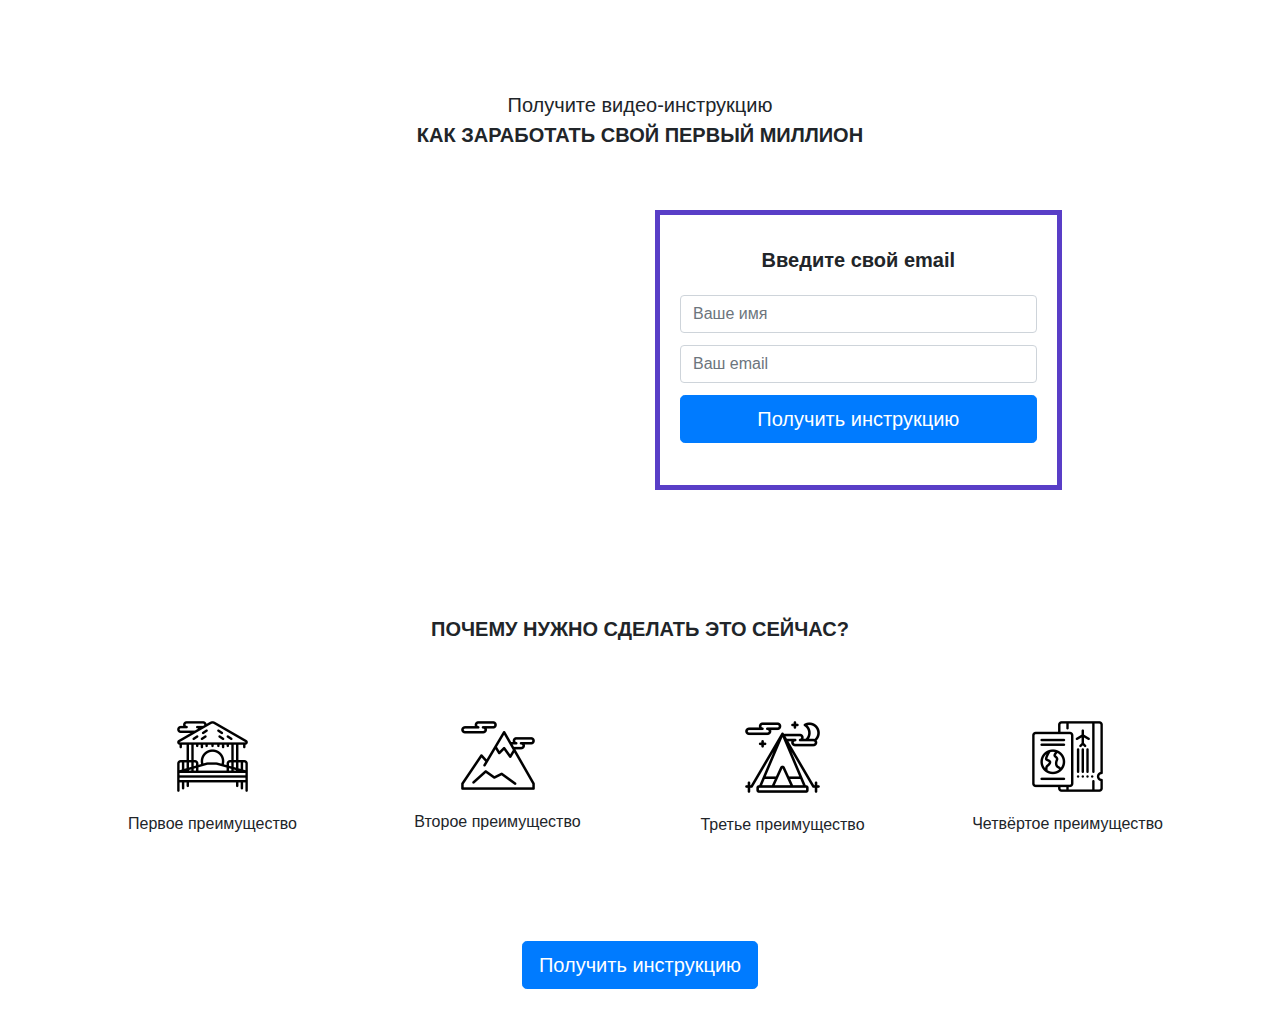
<file: index.html>
<!DOCTYPE html>
<html lang="en">
    <head>
        
        <meta charset="UTF-8">
        <meta name="viewport" content="width=device-width, initial-scale=1.0">
        <title>Верстка на Bootstrap 4</title>
        <link rel="stylesheet" href="css/style.css">
        <link rel="stylesheet" href="css/bootstrap.css">

    </head>
    
    <body>
      <div class="section">
          <div class="container">
            <!-- Первый row (строка) под заголовок -->  
            <div class="row">
                    <div class="col-lg-6 offset-lg-3">
                        <h1 class="header text-center">
                            <span class="text-center">Получите видео-инструкцию</span>
                            <strong class="text-uppercase" class="text-center">Как заработать свой первый миллион</strong>
                        </h1>
                    </div>
                </div>
            </div>
            <!-- Второй row (строка) под видео и форму -->
            <div class="row">
                <div class="col-lg-5 offset-lg-1 col-md-8 offset-md-2">
                    <div class="video"><iframe width="100%" height="310" src="https://www.youtube.com/embed/ayVLjyWqMCs"
                            frameborder="0"
                            allow="accelerometer; autoplay; encrypted-media; gyroscope; picture-in-picture"
                            allowfullscreen></iframe></div>
                </div>
                <div class="col-lg-4 offset-lg-0 col-md-8 offset-md-2">
                    <div class="form">
                        <p class="form-header text-center">Введите свой email</p>
                        <form method="get" action="#">
                        <input class="form-control input-lg" type="text" placeholder="Ваше имя"> 
                        <input class="form-control input-lg" type="text" placeholder="Ваш email">
                        <button class="btn btn-primary btn-lg btn-block form-btn">Получить инструкцию</button>
                        </form>
                    </div>
                </div>
            </div>
        </div>
        <div class="section">
            <div class="container">
                <!-- row под заголовок секции -->
                <div class="row">
                    <div class="col-lg-12 col-xs-12 col-sm-12">
                        <h2 class="section-header text-uppercase text-center">Почему нужно сделать это сейчас?</h2>
                    </div>
                </div>
                <!-- Блок с преимуществами -->
                <div class="feature text-center">
                    <div class="row">
                        <div class="col-lg-3 col-md-6">
                            <div class="feature-box">
                                <img src="img/01.png" alt="1 преимущество">
                                <p>Первое преимущество</p>
                            </div>
                        </div>
                        <div class="col-lg-3 col-md-6">
                            <div class="feature-box">
                                <img src="img/02.png" alt="2 преимущество">
                                <p>Второе преимущество</p>
                            </div>
                        </div>
                        <div class="col-lg-3 col-md-6">
                            <div class="feature-box">
                                <img src="img/03.png" alt="3 преимущество">
                                <p>Третье преимущество</p>
                            </div>
                        </div>
                        <div class="col-lg-3 col-md-6">
                            <div class="feature-box">
                                <img src="img/04.png" alt="4 преимущество">
                                <p>Четвёртое преимущество</p>
                            </div>
                        </div>
                    </div>
                </div>
                <!-- Кнопка получить инструкцию -->
                <button class="btn btn-primary btn-lg form-btn d-block mx-auto">Получить инструкцию</button>
            </div>
        </div>  
    </body>

</html>
</file>
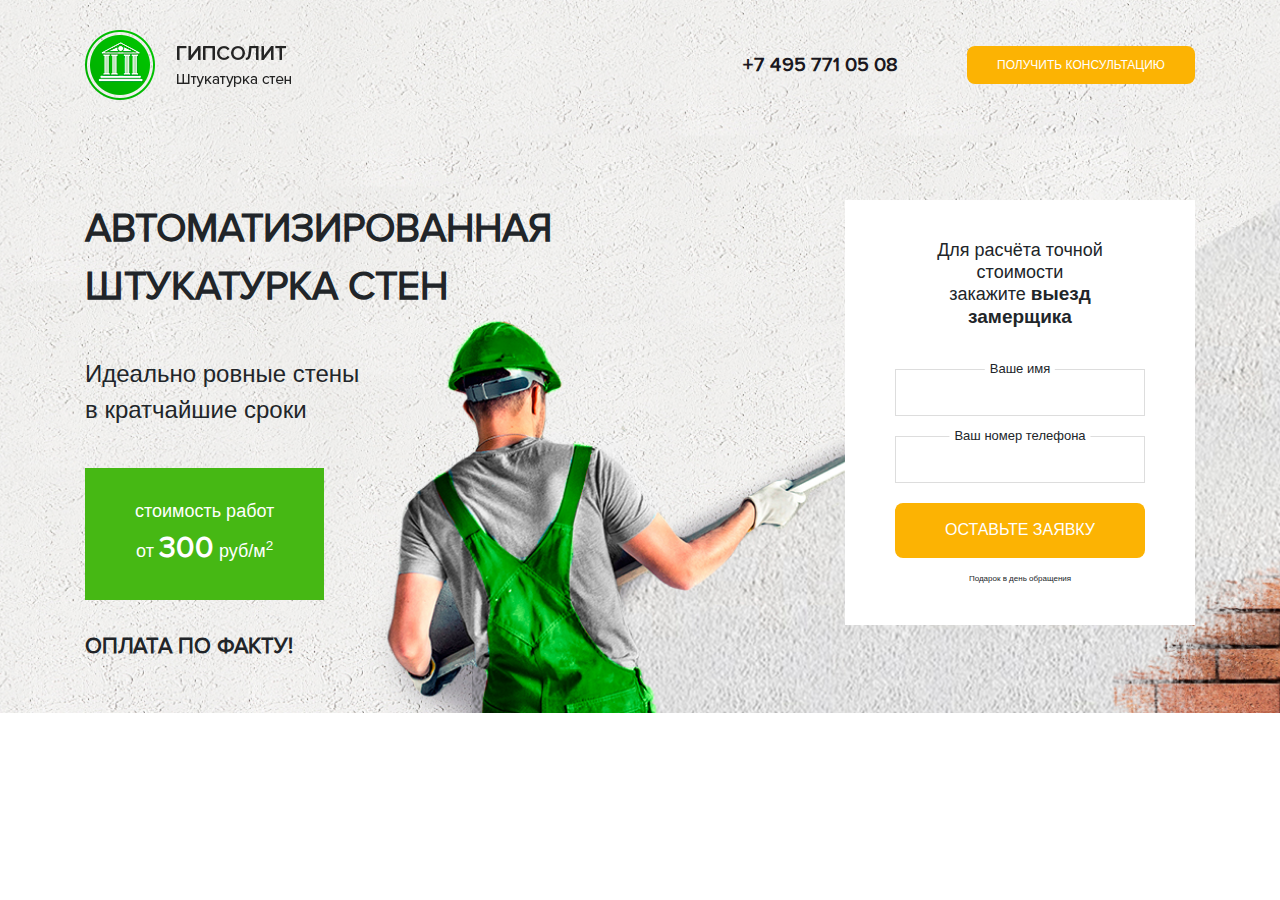
<file: Lesson 18/index.html>
<!DOCTYPE html>
<html lang="en">
    <head>
        <meta charset="UTF-8">
        <meta name="viewport" content="width=device-width, initial-scale=1.0">
        <meta http-equiv="X-UA-Compatible" content="ie=edge">
        <meta name="Description" content="Enter your description here"/>
        <link rel="stylesheet" href="https://cdnjs.cloudflare.com/ajax/libs/twitter-bootstrap/4.5.0/css/bootstrap.min.css">
        <link rel="stylesheet" href="https://cdnjs.cloudflare.com/ajax/libs/font-awesome/5.13.1/css/all.min.css">
        <link rel="stylesheet" href="css/style.css">
        <link rel="stylesheet" href="css/bootstrap.css">
        <title>Автоматизированная штукатурка стен</title>
    </head>
    <body>

        <main class="main">
            <div class="container">
                
                <div class="header">

                    <div class="row">

                        <div class="logo col-lg-3 col-md-4 col-12">
                            <img src="img/logo.png" alt="Гипсолит. Штукатурка стен">
                        </div>
                        
                        <div class="col-xl-2 offset-xl-4 col-lg-4 offset-lg-2 col-md-4 offset-md-0 col-12">
                            <div class="phone-block">
                                <a class="phone-link" href="#">+7 495 771 05 08</a>
                            </div>
                        </div>
    
                        <div class="col-lg-3 col-md-4 col-12">
                            <div class="wrap">
                                <div class="wrap-block">
                                    <button class="button header-btn">
                                        Получить консультацию
                                    </button>
                                </div>
                            </div>
                        </div>
                    </div>
                
                </div>
                
                <div class="main-content">
                    <div class="row">
                        <div class="col-lg-6 col-md-12">
                            <div class="main-title">
                                <h1>Автоматизированная штукатурка стен</h1>
                                <p class="main-subtitle">Идеально ровные стены <br> в кратчайшие сроки</p>
                                <span>
                                    стоимость работ <br>
                                    от <strong>300</strong> руб/м<sup>2</sup>
                                </span>
                                <strong class="main-trigger">
                                    Оплата по факту!
                                </strong>
                            </div>
                        </div>
                        <div class="col-xl-4 offset-xl-2 col-lg-5 offset-lg-1 col-md-8 offset-md-2">
                            <div class="main-form">
                                <h2 class="main-form-header">Для расчёта точной стоимости <br>закажите <strong>выезд замерщика</strong></h2>
                            <form action="">
                                <label for="#">Ваше имя</label>
                                <input class="main-form-input" type="text">
                                <label for="#">Ваш номер телефона</label>
                                <input class="main-form-input" type="text">
                                <button class="main-form-btn button" type="submit">Оставьте заявку</button>
                                <small>Подарок в день обращения</small>
                            </form>
                            </div>
                        </div>
                    </div>
                </div>

            </div>
            
        </main>

    <script src="https://cdnjs.cloudflare.com/ajax/libs/jquery/3.5.1/jquery.slim.min.js"></script>
    </body>
</html>
</file>
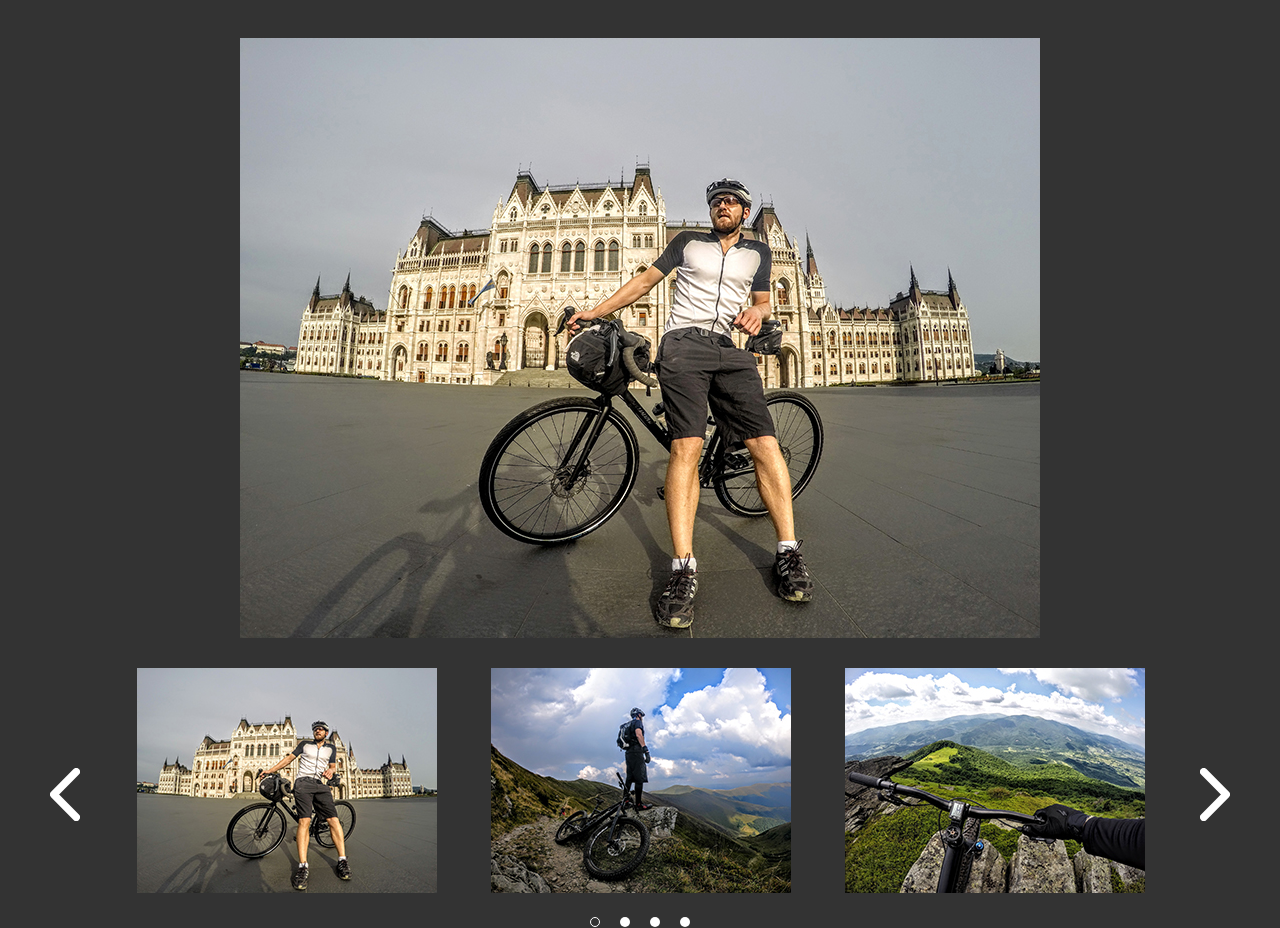
<file: Lesson 19/index.html>
<!-- Сообщаем браузеру как стоит обрабатывать эту страницу -->
<!DOCTYPE html>
<!-- Оболочка документа, указываем язык содержимого -->
<html lang="ru">
	<!-- Заголовок страницы, контейнер для других важных данных (не отображается) -->
	<head>
		<!-- Заголовок страницы в браузере -->
		<title>Slick слайдер</title>
		<!-- Подключаем CSS -->
		<link rel="stylesheet" href="css/style.css">
		<!-- Кодировка страницы -->
		<meta charset="UTF-8">
		<!-- Адаптив -->
		<meta name="viewport" content="width=device-width">
	</head>
	<!-- Отображаемое тело страницы -->
	<body>
		<!-- Оболочка для демонстрации -->
		<div class="wrapper">
			<!-- Контент -->
			<div class="sliderbig">
				<div class="sliderbig__item filter">
					<img src="img/slides/big/02.jpg" alt="">
				</div>
				<div class="sliderbig__item">
					<img src="img/slides/big/03.jpg" alt="">
				</div>
				<div class="sliderbig__item filter">
					<img src="img/slides/big/04.jpg" alt="">
				</div>
				<div class="sliderbig__item">
					<img src="img/slides/big/05.jpg" alt="">
				</div>
			</div>
			<div class="slider">
				<div class="slider__item filter">
					<img src="img/slides/02.jpg" alt="">
				</div>
				<div class="slider__item">
					<img src="img/slides/03.jpg" alt="">
				</div>
				<div class="slider__item filter">
					<img src="img/slides/04.jpg" alt="">
				</div>
				<div class="slider__item">
					<img src="img/slides/05.jpg" alt="">
				</div>
			</div>
			
			<!-- Подключаем jQuery -->
			<script src="https://code.jquery.com/jquery-3.4.1.min.js"></script>
			<!-- Подключаем слайдер Slick -->
			<script src="js/slick.min.js"></script>
			<!-- Подключаем файл скриптов -->
			<script src="js/script.js"></script>
		</div>
	</body>
</html>
</file>
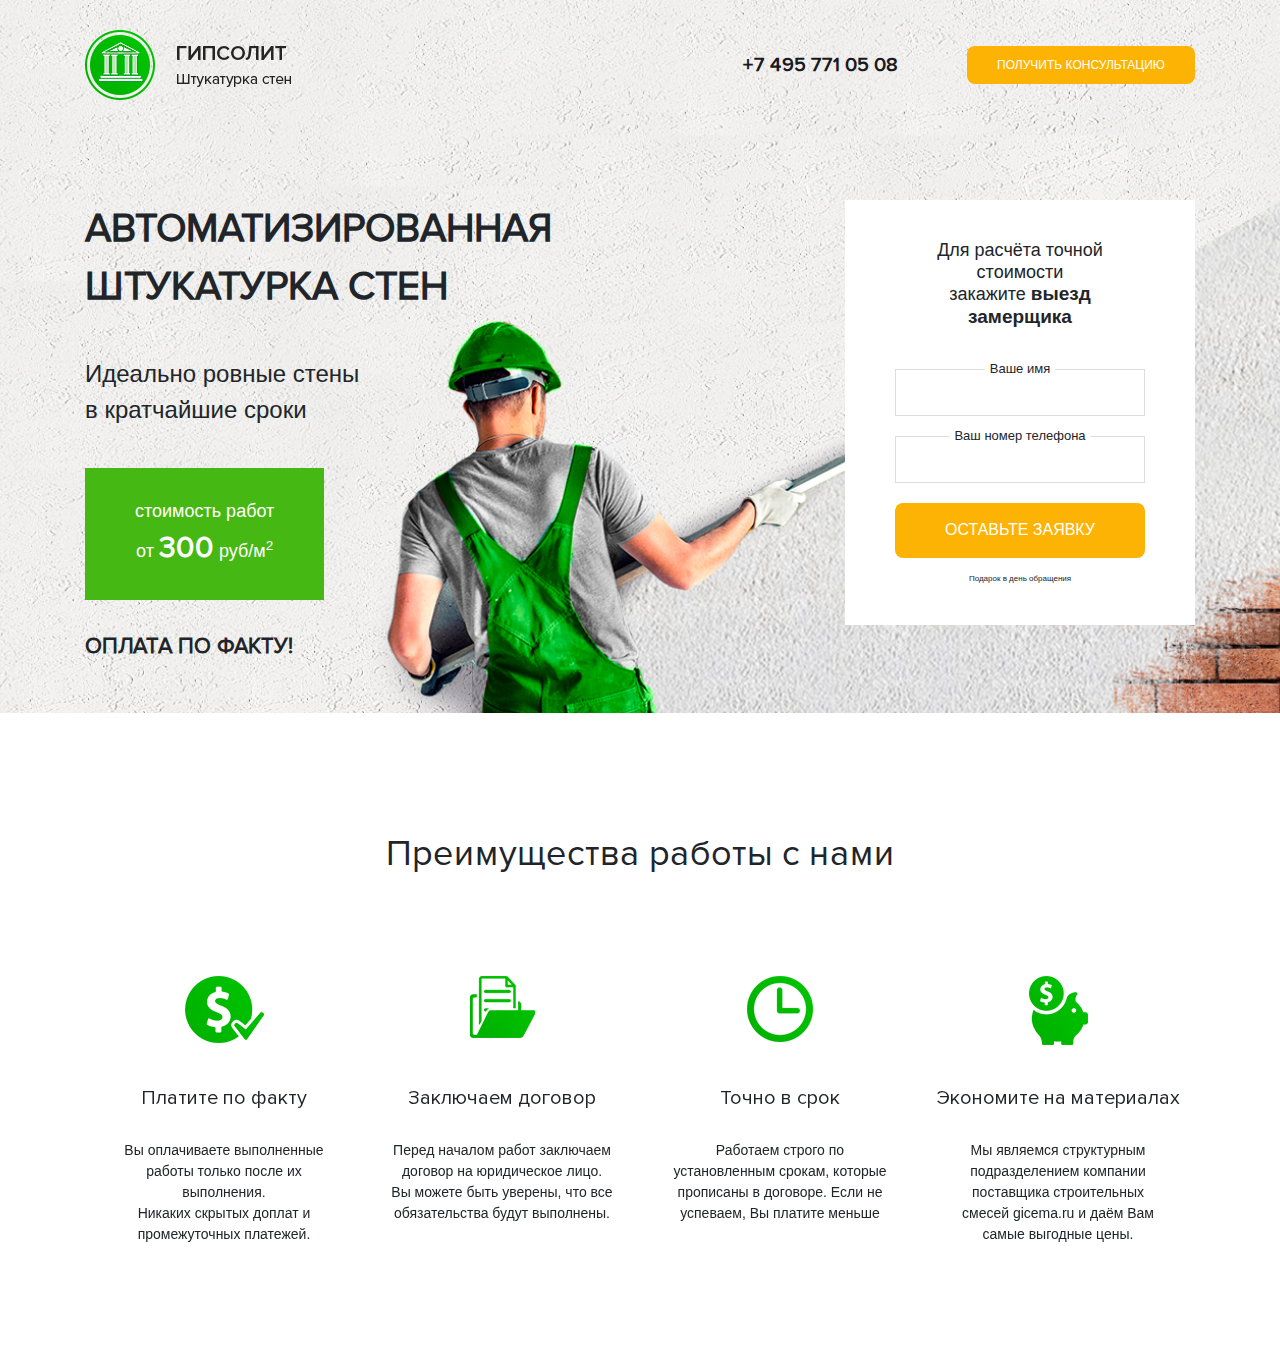
<file: Lesson 20/index.html>
<!DOCTYPE html>
<html lang="en">
    <head>
        <meta charset="UTF-8">
        <meta name="viewport" content="width=device-width, initial-scale=1.0">
        <meta http-equiv="X-UA-Compatible" content="ie=edge">
        <meta name="Description" content="Enter your description here"/>
        <link rel="stylesheet" href="https://cdnjs.cloudflare.com/ajax/libs/twitter-bootstrap/4.5.0/css/bootstrap.min.css">
        <link rel="stylesheet" href="https://cdnjs.cloudflare.com/ajax/libs/font-awesome/5.13.1/css/all.min.css">
        <link rel="stylesheet" href="css/style.css">
        <link rel="stylesheet" href="css/bootstrap.css">
        <title>Автоматизированная штукатурка стен</title>
    </head>
    <body>

        <main class="main">
            <div class="container">
                
                <div class="header">

                    <div class="row">

                        <div class="logo col-lg-3 col-md-4 col-12">
                            <img src="img/logo.png" alt="Гипсолит. Штукатурка стен">
                        </div>
                        
                        <div class="col-xl-2 offset-xl-4 col-lg-4 offset-lg-2 col-md-4 offset-md-0 col-12">
                            <div class="phone-block">
                                <a class="phone-link" href="#">+7 495 771 05 08</a>
                            </div>
                        </div>
    
                        <div class="col-lg-3 col-md-4 col-12">
                            <div class="wrap">
                                <div class="wrap-block">
                                    <button class="button header-btn">
                                        Получить консультацию
                                    </button>
                                </div>
                            </div>
                        </div>
                    </div>
                
                </div>
                
                <div class="main-content">
                    <div class="row">
                        <div class="col-lg-6 col-md-12">
                            <div class="main-title">
                                <h1>Автоматизированная штукатурка стен</h1>
                                <p class="main-subtitle">Идеально ровные стены <br> в кратчайшие сроки</p>
                                <span>
                                    стоимость работ <br>
                                    от <strong>300</strong> руб/м<sup>2</sup>
                                </span>
                                <strong class="main-trigger">
                                    Оплата по факту!
                                </strong>
                            </div>
                        </div>
                        <div class="col-xl-4 offset-xl-2 col-lg-5 offset-lg-1 col-md-8 offset-md-2">
                            <div class="main-form">
                                <h2 class="main-form-header">Для расчёта точной стоимости <br>закажите <strong>выезд замерщика</strong></h2>
                            <form action="">
                                <label for="#">Ваше имя</label>
                                <input class="main-form-input" type="text">
                                <label for="#">Ваш номер телефона</label>
                                <input class="main-form-input" type="text">
                                <button class="main-form-btn button" type="submit">Оставьте заявку</button>
                                <small>Подарок в день обращения</small>
                            </form>
                            </div>
                        </div>
                    </div>
                </div>

            </div>
            
        </main>

        <section class="features">
            <div class="container">
                <h2 class="section-header">
                    Преимущества работы с нами
                </h2>
                <div class="features-slider">
                    <div class="features-block">
                        <div class="features-img">
                            <picture>
                                <source srcset="img/features/coin.svg" type="image/">
                                <img src="img/features/coin.png" alt="Платите по факту">
                            </picture>
                        </div>
                        <h3>Платите по факту</h3>
                        <p>Вы оплачиваете выполненные работы только после их выполнения. <br> Никаких скрытых доплат и промежуточных платежей.</p>
                    </div>
                    <div class="features-block">
                        <div class="features-img">
                            <picture>
                                <source srcset="img/features/folder.svg" type="image/">
                                <img src="img/features/folder.png" alt="Заключаем договор">
                            </picture>
                        </div>
                        <h3>Заключаем договор</h3>
                        <p>Перед началом работ заключаем договор на юридическое лицо. <br> Вы можете быть уверены, что все
                            обязательства будут выполнены. </p>
                    </div>
                    <div class="features-block">
                        <div class="features-img">
                            <picture>
                                <source srcset="img/features/clock.svg" type="image/">
                                <img src="img/features/clock.png" alt="Точно в срок">
                            </picture>
                        </div>
                        <h3>Точно в срок</h3>
                        <p>Работаем строго по установленным срокам, которые прописаны
                            в договоре. Если не успеваем, Вы платите меньше </p>
                    </div>
                    <div class="features-block">
                        <div class="features-img">
                            <picture>
                                <source srcset="img/features/piggy-bank.svg" type="image/">
                                <img src="img/features/piggy-bank.png" alt="Экономите на материалах">
                            </picture>
                        </div>
                        <h3>Экономите на материалах</h3>
                        <p>Мы являемся структурным подразделением компании поставщика строительных смесей gicema.ru и
                            даём Вам самые
                            выгодные цены.</p>
                    </div>
                </div>
            </div>
        </section>

    <script src="https://cdnjs.cloudflare.com/ajax/libs/jquery/3.5.1/jquery.slim.min.js"></script>
    
    <!-- Подключаем стили Slick Slider -->
    <link rel="stylesheet" href="slick/slick.css">
    <link rel="stylesheet" href="slick/slick-theme.css">
    
    <!-- Подключаем саму библиотеку Slick Slider -->
    <script src="slick/slick.min.js"></script>

    <!-- Инициализируем слайдер -->
    <script>
        $(document).ready(function(){
            $('.features-slider').slick({
               infinite: true,
               slidesToShow: 4,
               slidesToScroll: 1,
               responsive: [
               {
               breakpoint: 991,
               settings: {
               slidesToShow: 2,
               prevArrow: '<button class="prev arrow"></button>',
               nextArrow: '<button class="next arrow"></button>',
               slidesToScroll: 2
               }
               },
               {
               breakpoint: 767,
               settings: {
               slidesToShow: 1,
               prevArrow: '<button class="prev arrow"></button>',
               nextArrow: '<button class="next arrow"></button>',
               slidesToScroll: 1
               }
               }
               // You can unslick at a given breakpoint now by adding:
               // settings: "unslick"
               // instead of a settings object
               ]
            });
        });
    </script>
    </body>
</html>
</file>
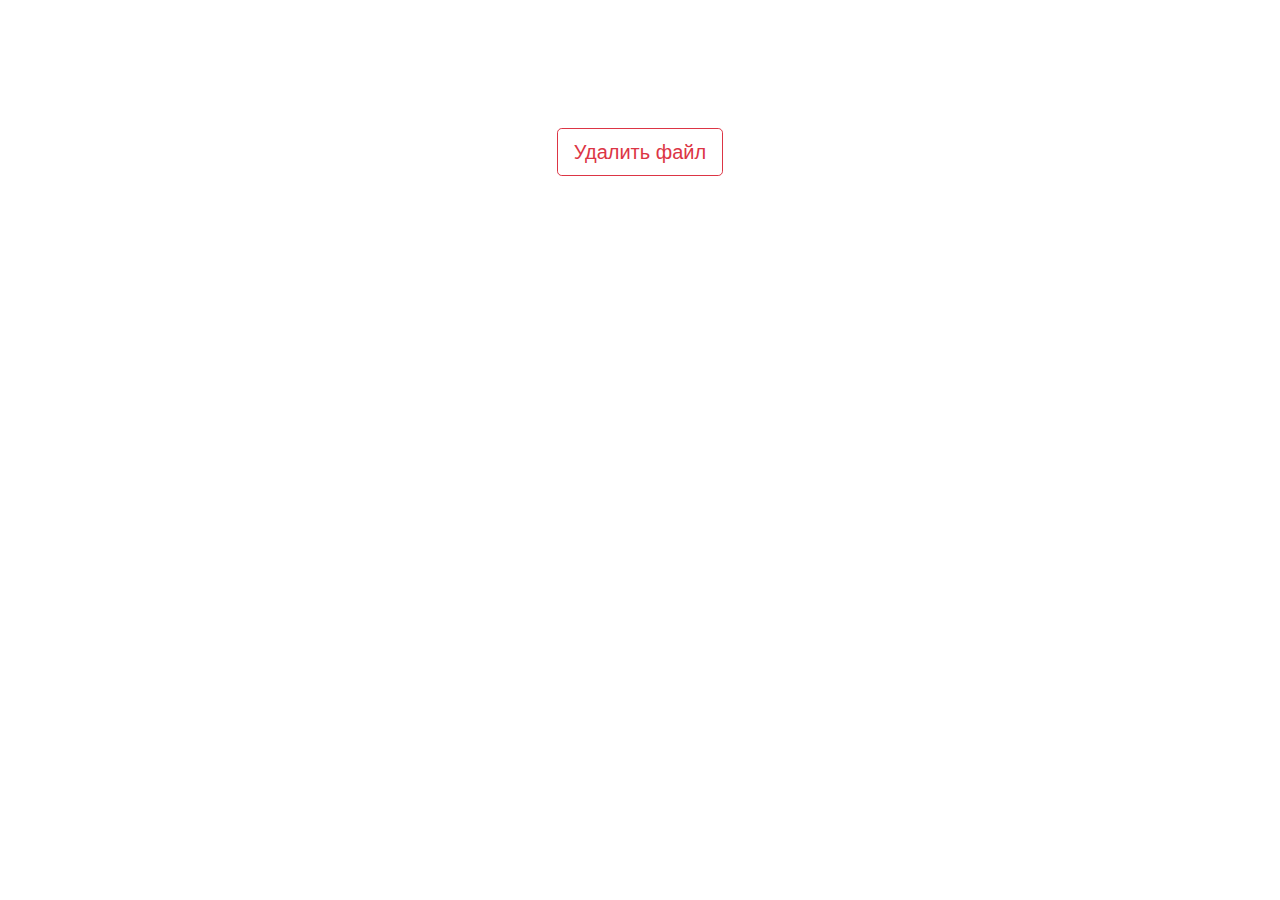
<file: Lesson 21/index.html>
<!DOCTYPE html>
<html lang="en">
    <head>
        <meta charset="UTF-8">
        <meta name="viewport" content="width=device-width, initial-scale=1.0">
        <meta http-equiv="X-UA-Compatible" content="ie=edge">
        <meta name="Description" content="Enter your description here"/>
        <link rel="stylesheet" href="https://cdnjs.cloudflare.com/ajax/libs/twitter-bootstrap/4.5.0/css/bootstrap.min.css">
        <link rel="stylesheet" href="https://cdnjs.cloudflare.com/ajax/libs/font-awesome/5.13.1/css/all.min.css">
        <link rel="stylesheet" href="css/style.css">
        <title>Модальное окно</title>
    </head>
    <body>
        
        <div class="container" style="margin-top: 10%; text-align: center;">
            <button class="btn btn-outline-danger btn-lg" data-toggle="modal" data-target="#my-modal">Удалить файл</button>
        </div>

        <!-- Модальное окно от Bootstrap -->

        <div class="modal fade" id="my-modal">

            <!-- Само белое окно -->

            <div class="modal-dialog">

                <!-- Содержимое модального окна -->

                <div class="modal-content">

                    <!-- Шапка модального окна -->

                    <div class="modal-header">

                        <!-- Заголовок модального окна -->

                        <h5 class="modal-title" id="exampleModalLabel" style="text-align: center;">Вы действительно хотите удалить файл?</h5>

                        <!-- Кнопка "закрыть" -->

                        <button type="button" class="close" data-dismiss="modal" aria-label="Close" style="margin-left: 0;">
                            <span aria-hidden="true">&times;</span>
                        </button>
                    </div>

                    <!-- Тело модального окна -->

                    <p style="text-align: center;">После принятия Вы не сможете отменить действие</p>

                    <!-- Подвал модального окна -->

                    <div class="modal-footer">
                        <button type="button" class="btn btn-danger" data-dismiss="modal">Да</button>
                        <button type="button" class="btn btn-secondary" data-dismiss="modal">Нет</button>
                    </div>
                </div>
            </div>
        </div>
        <script src="https://cdnjs.cloudflare.com/ajax/libs/jquery/3.5.1/jquery.min.js"></script>
        <script src="https://cdnjs.cloudflare.com/ajax/libs/popper.js/1.16.1/umd/popper.min.js"></script>
        <script src="https://cdnjs.cloudflare.com/ajax/libs/twitter-bootstrap/4.5.0/js/bootstrap.min.js"></script>
    </body>
</html>
</file>
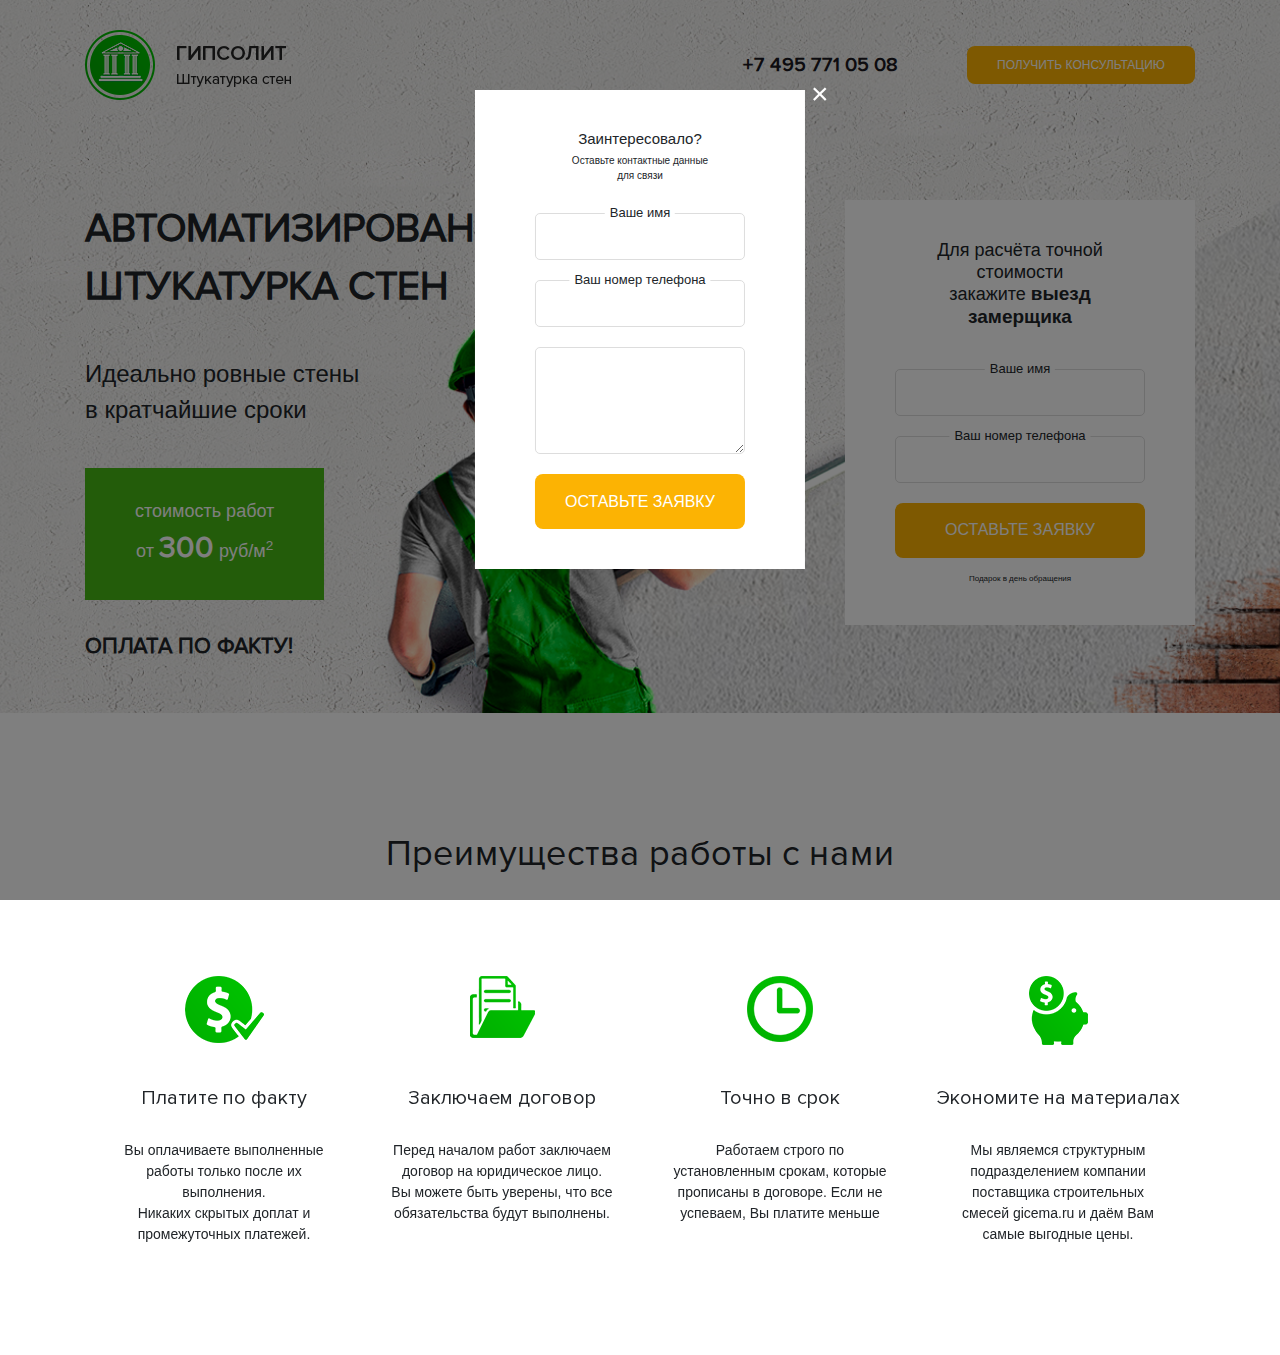
<file: Lesson 22/index.html>
<!DOCTYPE html>
<html lang="en">
    <head>
        <meta charset="UTF-8">
        <meta name="viewport" content="width=device-width, initial-scale=1.0">
        <meta http-equiv="X-UA-Compatible" content="ie=edge">
        <meta name="Description" content="Enter your description here"/>
        <link rel="stylesheet" href="https://cdnjs.cloudflare.com/ajax/libs/twitter-bootstrap/4.5.0/css/bootstrap.min.css">
        <link rel="stylesheet" href="https://cdnjs.cloudflare.com/ajax/libs/font-awesome/5.13.1/css/all.min.css">
        <link rel="stylesheet" href="css/style.css">
        <link rel="stylesheet" href="css/bootstrap.css">
        <title>Автоматизированная штукатурка стен</title>
    </head>
    <body>

        <main class="main">
            <div class="container">
                
                <div class="header">

                    <div class="row">

                        <div class="logo col-lg-3 col-md-4 col-12">
                            <img src="img/logo.png" alt="Гипсолит. Штукатурка стен">
                        </div>
                        
                        <div class="col-xl-2 offset-xl-4 col-lg-4 offset-lg-2 col-md-4 offset-md-0 col-12">
                            <div class="phone-block">
                                <a class="phone-link" href="#">+7 495 771 05 08</a>
                            </div>
                        </div>
    
                        <div class="col-lg-3 col-md-4 col-12">
                            <div class="wrap">
                                <div class="wrap-block">
                                    <button class="button header-btn popup-btn">
                                        Получить консультацию
                                    </button>
                                </div>
                            </div>
                        </div>
                    </div>
                
                </div>
                
                <div class="main-content">
                    <div class="row">
                        <div class="col-lg-6 col-md-12">
                            <div class="main-title">
                                <h1>Автоматизированная штукатурка стен</h1>
                                <p class="main-subtitle">Идеально ровные стены <br> в кратчайшие сроки</p>
                                <span>
                                    стоимость работ <br>
                                    от <strong>300</strong> руб/м<sup>2</sup>
                                </span>
                                <strong class="main-trigger">
                                    Оплата по факту!
                                </strong>
                            </div>
                        </div>
                        <div class="col-xl-4 offset-xl-2 col-lg-5 offset-lg-1 col-md-8 offset-md-2">
                            <div class="main-form">
                                <h2 class="main-form-header">Для расчёта точной стоимости <br>закажите <strong>выезд замерщика</strong></h2>
                            <form action="">
                                <label for="#">Ваше имя</label>
                                <input class="main-form-input" type="text">
                                <label for="#">Ваш номер телефона</label>
                                <input class="main-form-input" type="text">
                                <button class="main-form-btn button" type="submit">Оставьте заявку</button>
                                <small>Подарок в день обращения</small>
                            </form>
                            </div>
                        </div>
                    </div>
                </div>

            </div>
            
        </main>

        <section class="features">
            <div class="container">
                <h2 class="section-header">
                    Преимущества работы с нами
                </h2>
                <div class="features-slider">
                    <div class="features-block">
                        <div class="features-img">
                            <picture>
                                <source srcset="img/features/coin.svg" type="image/">
                                <img src="img/features/coin.png" alt="Платите по факту">
                            </picture>
                        </div>
                        <h3>Платите по факту</h3>
                        <p>Вы оплачиваете выполненные работы только после их выполнения. <br> Никаких скрытых доплат и промежуточных платежей.</p>
                    </div>
                    <div class="features-block">
                        <div class="features-img">
                            <picture>
                                <source srcset="img/features/folder.svg" type="image/">
                                <img src="img/features/folder.png" alt="Заключаем договор">
                            </picture>
                        </div>
                        <h3>Заключаем договор</h3>
                        <p>Перед началом работ заключаем договор на юридическое лицо. <br> Вы можете быть уверены, что все
                            обязательства будут выполнены. </p>
                    </div>
                    <div class="features-block">
                        <div class="features-img">
                            <picture>
                                <source srcset="img/features/clock.svg" type="image/">
                                <img src="img/features/clock.png" alt="Точно в срок">
                            </picture>
                        </div>
                        <h3>Точно в срок</h3>
                        <p>Работаем строго по установленным срокам, которые прописаны
                            в договоре. Если не успеваем, Вы платите меньше </p>
                    </div>
                    <div class="features-block">
                        <div class="features-img">
                            <picture>
                                <source srcset="img/features/piggy-bank.svg" type="image/">
                                <img src="img/features/piggy-bank.png" alt="Экономите на материалах">
                            </picture>
                        </div>
                        <h3>Экономите на материалах</h3>
                        <p>Мы являемся структурным подразделением компании поставщика строительных смесей gicema.ru и
                            даём Вам самые
                            выгодные цены.</p>
                    </div>
                </div>
            </div>
        </section>

        <!-- Модальные окна -->

        <!-- Получить консультацию -->

        <div class="popup">

            <!-- Само (белое) модальное окно -->

            <div class="popup-dialog">

                <!-- Содержимое модального окна -->

                <div class="popup-content">
                    <button class="popup-close">&times;</button>
                    <h4 class="popup-header">Заинтересовало?</h4>
                    <p>Оставьте контактные данные <br> для связи</p>
                    <div class="main-form popup-form">
                        <form action="#">
                            <label for="#">Ваше имя</label>
                            <input class="main-form-input" type="text">
                            <label for="#">Ваш номер телефона</label>
                            <input class="main-form-input" type="text">
                            <textarea class="main-form-input" rows="5"></textarea>
                            <button class="main-form-btn button" type="submit">Оставьте заявку</button>
                        </form>
                    </div>
                </div>
            </div>
        </div>

    <script src="https://cdnjs.cloudflare.com/ajax/libs/jquery/3.5.1/jquery.slim.min.js"></script>
    <script src="https://ajax.googleapis.com/ajax/libs/jquery/3.5.1/jquery.min.js"></script>
    
    <!-- Подключаем стили Slick Slider -->
    <link rel="stylesheet" href="slick/slick.css">
    <link rel="stylesheet" href="slick/slick-theme.css">
    
    <!-- Подключаем саму библиотеку Slick Slider -->
    <script src="slick/slick.min.js"></script>

    <!-- Инициализируем слайдер -->
    <script>
        $(document).ready(function(){
            $('.popup-btn').on('click', function(event) {
                event.preventDefault();
                $('.popup').fadeIn();
            })
            $('.popup-close').on('click', function(event) {
                event.preventDefault();
                $('.popup').fadeOut();
            })
            $('.features-slider').slick({
               infinite: true,
               slidesToShow: 4,
               slidesToScroll: 1,
               responsive: [
               {
               breakpoint: 991,
               settings: {
               slidesToShow: 2,
               prevArrow: '<button class="prev arrow"></button>',
               nextArrow: '<button class="next arrow"></button>',
               slidesToScroll: 2
               }
               },
               {
               breakpoint: 767,
               settings: {
               slidesToShow: 1,
               prevArrow: '<button class="prev arrow"></button>',
               nextArrow: '<button class="next arrow"></button>',
               slidesToScroll: 1
               }
               }
               // You can unslick at a given breakpoint now by adding:
               // settings: "unslick"
               // instead of a settings object
               ]
            });
        });
    </script>
    </body>
</html>
</file>
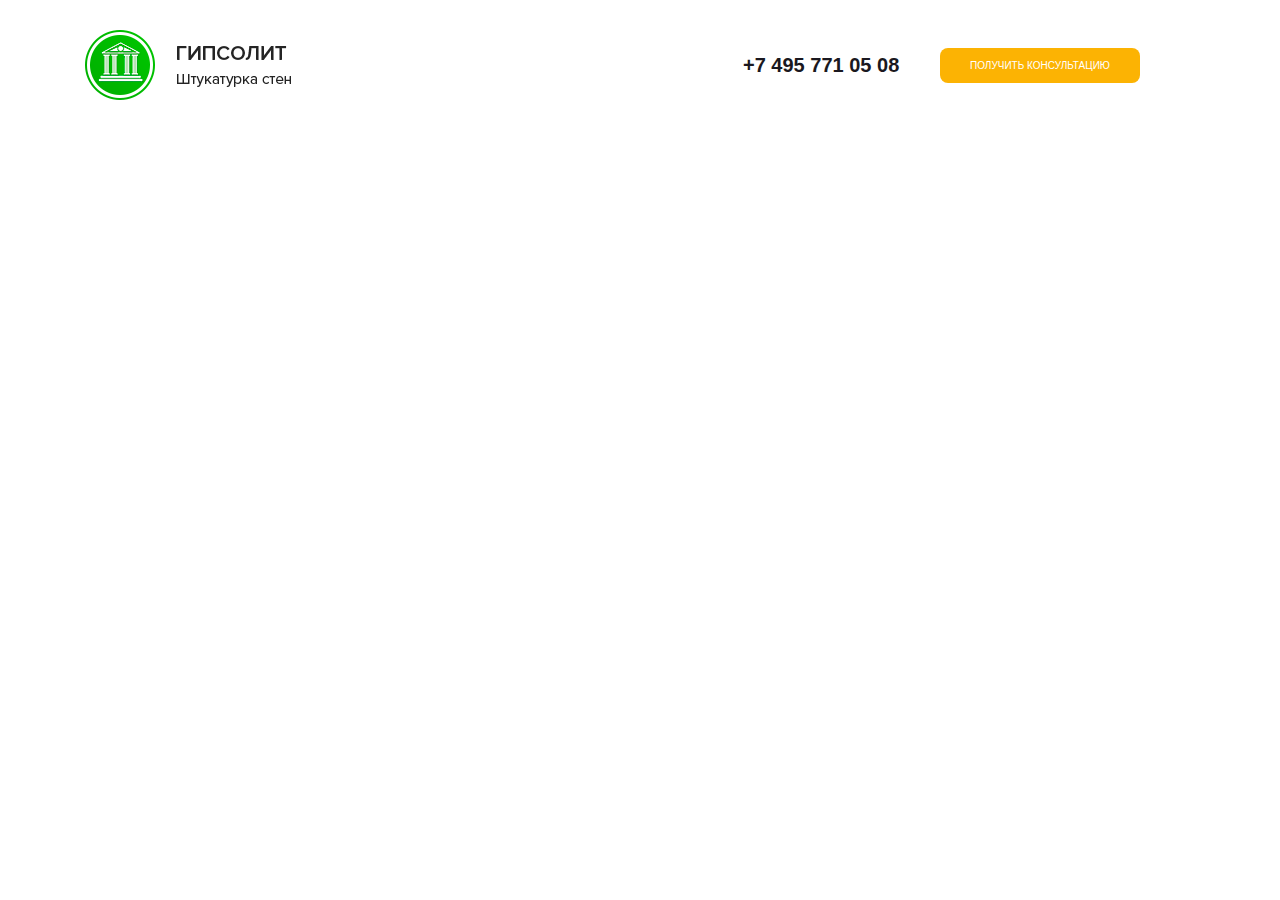
<file: Lesson_14/index.html>
<!DOCTYPE html>
<html lang="en">
    <head>
        <meta charset="UTF-8">
        <meta name="viewport" content="width=device-width, initial-scale=1.0">
        <meta http-equiv="X-UA-Compatible" content="ie=edge">
        <meta name="Description" content="Enter your description here"/>
        <link rel="stylesheet" href="https://cdnjs.cloudflare.com/ajax/libs/twitter-bootstrap/4.5.0/css/bootstrap.min.css">
        <link rel="stylesheet" href="https://cdnjs.cloudflare.com/ajax/libs/font-awesome/5.13.1/css/all.min.css">
        <link rel="stylesheet" href="css/style.css">
        <link rel="stylesheet" href="css/bootstrap.css">
        <title>Автоматизированная штукатурка стен</title>
    </head>
    <body>

        <main>
            <div class="container">
                
                <div class="header">

                    <div class="row">

                        <div class="logo col-md-3">
                            <img src="img/logo.png" alt="Гипсолит. Штукатурка стен">
                        </div>
                        
                        <div class="col-md-2 offset-md-4">
                            <a class="phone-link" href="#">+7 495 771 05 08</a>
                        </div>
    
                        <div class="col-md-3">
                            <div class="wrap">
                                <div class="wrap-block">
                                    <button class="button header-btn">
                                        Получить консультацию
                                    </button>
                                </div>
                            </div>
                        </div>
                    </div>
                
                </div>
            </div>
        </main>

    <script src="https://cdnjs.cloudflare.com/ajax/libs/jquery/3.5.1/jquery.slim.min.js"></script>
    </body>
</html>
</file>
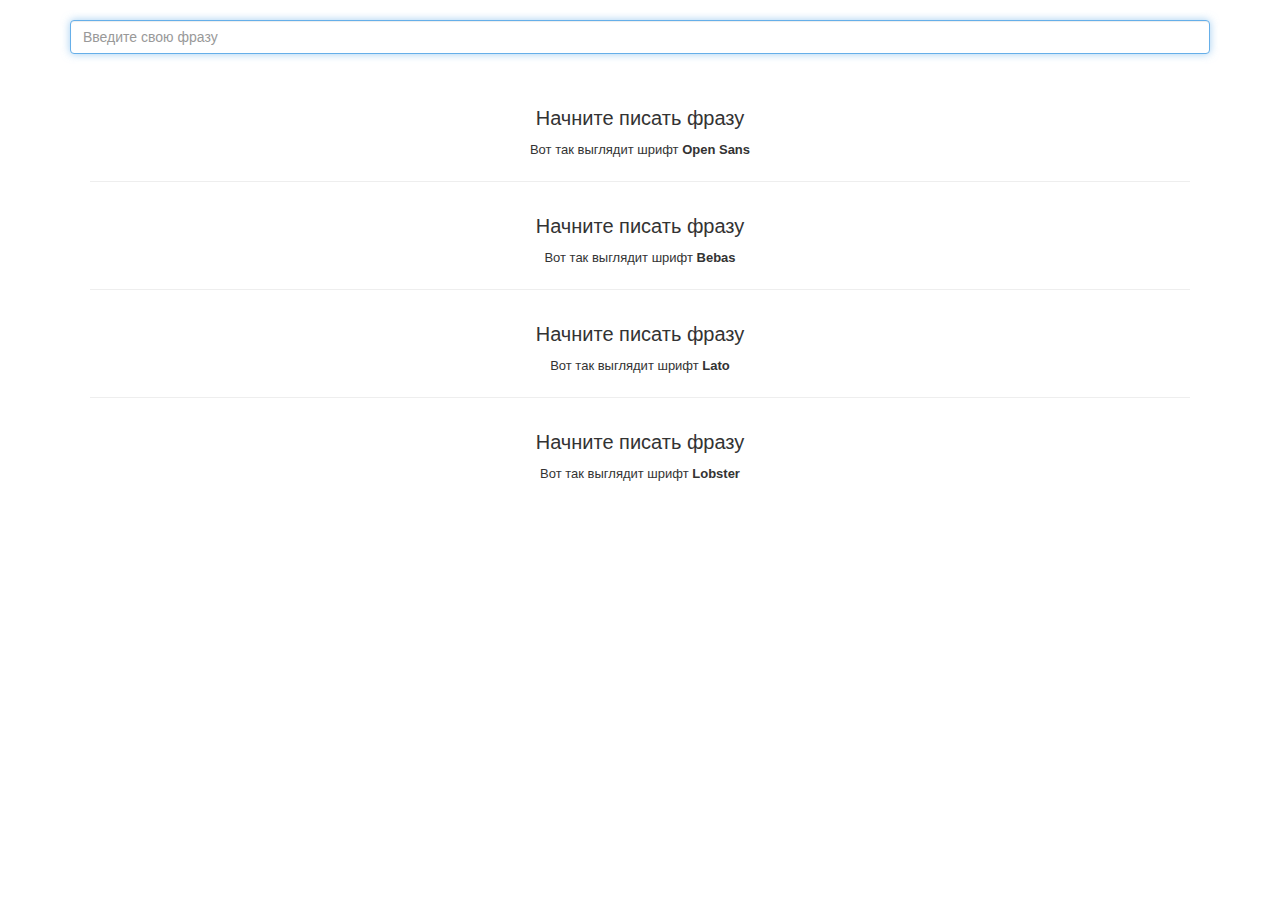
<file: Lesson_15/index.html>
<!DOCTYPE html>
<html lang="ru">
  <head>
    <meta charset="utf-8">
    <meta http-equiv="X-UA-Compatible" content="IE=edge">
    <meta name="viewport" content="width=device-width, initial-scale=1">
    <meta property="og:title" content="" />
    <meta property="og:description" content="" />
    <meta property="og:url" content="" />
    <meta property="og:image" content="img/preview.jpg" />

    <meta name="title" content="" />
    <meta name="description" content="" />
    <link rel="image_src" href="img/preview.jpg" />
    <link
      href="https://fonts.googleapis.com/css2?family=Bebas+Neue&family=Lato&family=Lobster&family=Open+Sans&display=swap"
      rel="stylesheet">

    <!-- The above 3 meta tags *must* come first in the head; any other head content must come *after* these tags -->
    <title>Подбор шрифтов</title>
    <link rel="shortcut icon" type="image/x-icon" href="favicon.ico">
    <link rel="icon" href="img/favicon/favicon-16.png" sizes="16x16" type="image/png">
    <link rel="icon" href="img/favicon/favicon-32.png" sizes="32x32" type="image/png">
    <link rel="icon" href="img/favicon/favicon-48.png" sizes="48x48" type="image/png">
    <link rel="icon" href="img/favicon/favicon-62.png" sizes="62x62" type="image/png">
    <link rel="icon" href="img/favicon/favicon-192.png" sizes="192x192" type="image/png">

    <!-- Bootstrap -->
    <link href="css/bootstrap.min.css" rel="stylesheet">
  	<link rel="stylesheet" href="css/style.css"/>
    <!-- HTML5 shim and Respond.js for IE8 support of HTML5 elements and media queries -->
    <!-- WARNING: Respond.js doesn't work if you view the page via file:// -->
    <!--[if lt IE 9]>
      <script src="https://oss.maxcdn.com/html5shiv/3.7.3/html5shiv.min.js"></script>
      <script src="https://oss.maxcdn.com/respond/1.4.2/respond.min.js"></script>
    <![endif]-->
  </head>
  <body>
    <header>
    	<div class="container">
  				<div class="text-box"><input type="search" class="form-control" autofocus placeholder="Введите свою фразу"></div>
  				<div class="fonts">
  					<p class="result">Начните писать фразу</p>
  					<small>Вот так выглядит шрифт <strong>Open Sans</strong></small>
  					<hr>
  					<p class="result">Начните писать фразу</p>
  					<small>Вот так выглядит шрифт <strong>Bebas</strong></small>
  					<hr>
  					<p class="result">Начните писать фразу</p>
  					<small>Вот так выглядит шрифт <strong>Lato</strong></small>
  					<hr>
  					<p class="result">Начните писать фразу</p>
  					<small>Вот так выглядит шрифт <strong>Lobster</strong></small>
  					
  				</div>
    	</div>
    </header>

    <!-- jQuery (necessary for Bootstrap's JavaScript plugins) -->
    <script src="https://ajax.googleapis.com/ajax/libs/jquery/1.12.4/jquery.min.js"></script>
    <!-- Include all compiled plugins (below), or include individual files as needed -->
    <script>
    		$('input').keyup(function(){
    			$('p.result').text($('input').val())
    		});
    </script>
  </body>
</html>
</file>
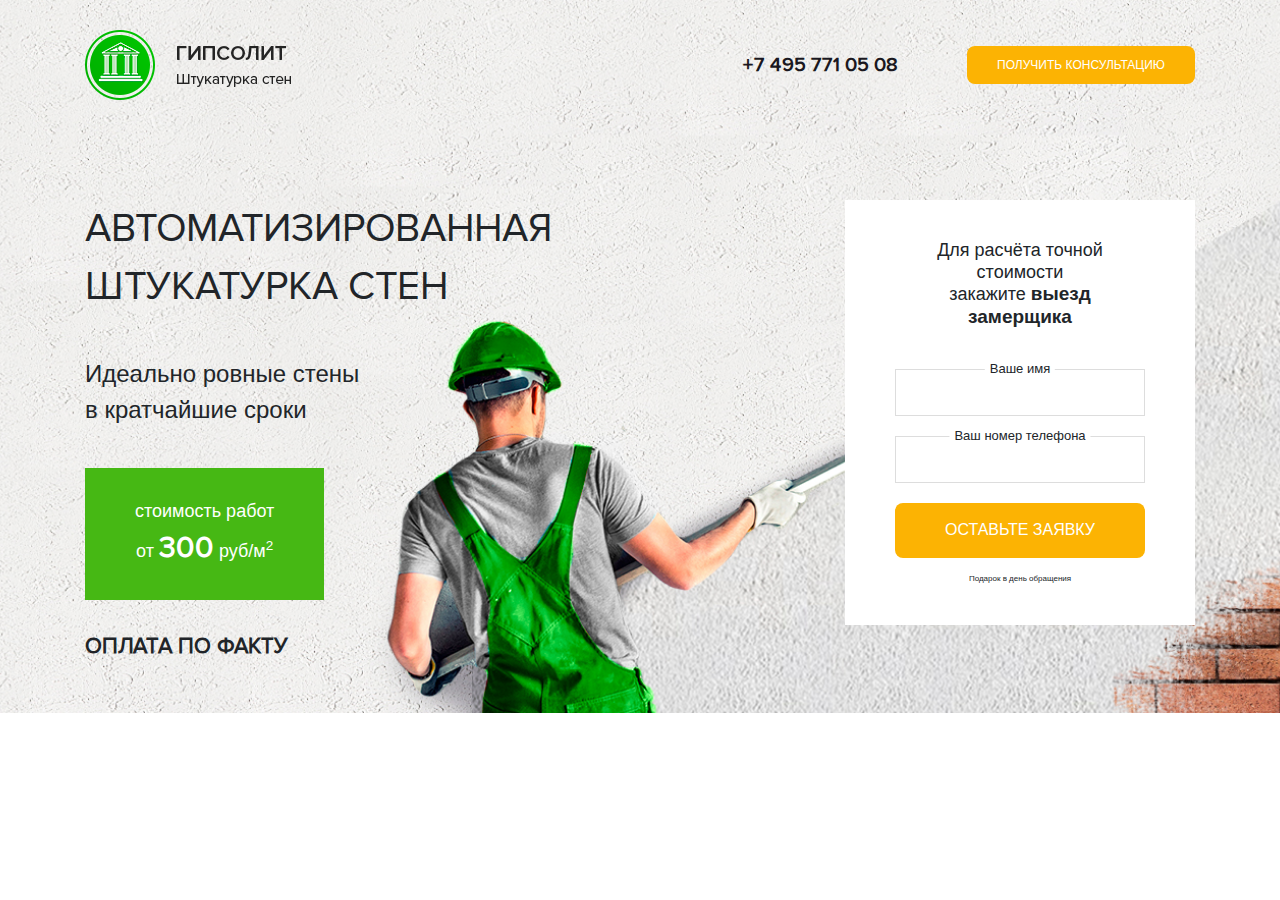
<file: Lesson_16/index.html>
<!DOCTYPE html>
<html lang="en">
    <head>
        <meta charset="UTF-8">
        <meta name="viewport" content="width=device-width, initial-scale=1.0">
        <meta http-equiv="X-UA-Compatible" content="ie=edge">
        <meta name="Description" content="Enter your description here"/>
        <link rel="stylesheet" href="https://cdnjs.cloudflare.com/ajax/libs/twitter-bootstrap/4.5.0/css/bootstrap.min.css">
        <link rel="stylesheet" href="https://cdnjs.cloudflare.com/ajax/libs/font-awesome/5.13.1/css/all.min.css">
        <link rel="stylesheet" href="css/style.css">
        <link rel="stylesheet" href="css/bootstrap.css">
        <title>Автоматизированная штукатурка стен</title>
    </head>
    <body>

        <main class="main">
            <div class="container">
                
                <div class="header">

                    <div class="row">

                        <div class="logo col-md-3">
                            <img src="img/logo.png" alt="Гипсолит. Штукатурка стен">
                        </div>
                        
                        <div class="col-md-2 offset-md-4">
                            <div class="phone-block">
                                <a class="phone-link" href="#">+7 495 771 05 08</a>
                            </div>
                        </div>
    
                        <div class="col-md-3">
                            <div class="wrap">
                                <div class="wrap-block">
                                    <button class="button header-btn">
                                        Получить консультацию
                                    </button>
                                </div>
                            </div>
                        </div>
                    </div>
                
                </div>
                
                <div class="main-content">
                    <div class="row">
                        <div class="col-md-6">
                            <div class="main-title">
                                <h1>Автоматизированная штукатурка стен</h1>
                                <p class="main-subtitle">Идеально ровные стены <br> в кратчайшие сроки</p>
                                <span>
                                    стоимость работ <br>
                                    от <strong>300</strong> руб/м<sup>2</sup>
                                </span>
                                <strong class="main-trigger">
                                    Оплата по факту
                                </strong>
                            </div>
                        </div>
                        <div class="col-md-4 offset-md-2">
                            <div class="main-form">
                                <h2 class="main-form-header">Для расчёта точной стоимости <br>закажите <strong>выезд замерщика</strong></h2>
                            <form action="">
                                <label for="#">Ваше имя</label>
                                <input class="main-form-input" type="text">
                                <label for="#">Ваш номер телефона</label>
                                <input class="main-form-input" type="text">
                                <button class="main-form-btn button" type="submit">Оставьте заявку</button>
                                <small>Подарок в день обращения</small>
                            </form>
                            </div>
                        </div>
                    </div>
                </div>

            </div>
            
        </main>

    <script src="https://cdnjs.cloudflare.com/ajax/libs/jquery/3.5.1/jquery.slim.min.js"></script>
    </body>
</html>
</file>
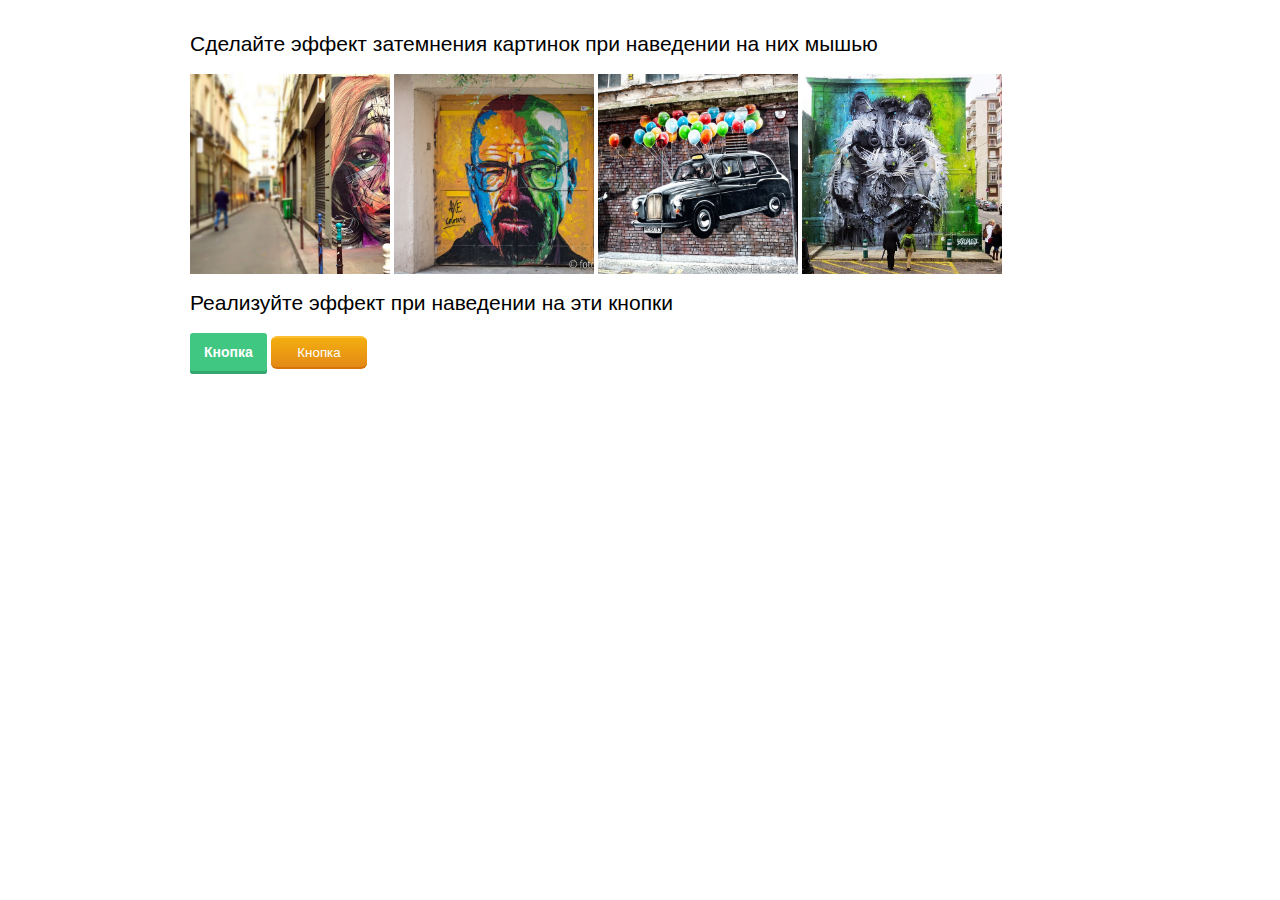
<file: Lesson_17/index.html>
<!DOCTYPE html>
<html lang="en">
<head>
	<meta charset="UTF-8">
	<title>Задание к 15 уроку</title>
	<link rel="stylesheet" href="css/style.css">
</head>
<body>
		
		<div class="container">

			<section id="one">
				<h2>Сделайте эффект затемнения картинок при наведении на них мышью</h2>
				<div class="image image-one"></div>
				<div class="image image-two"></div>
				<div class="image image-three"></div>
				<div class="image image-four"></div>
			</section>	

			<section id="two">
				<h2>Реализуйте эффект при наведении на эти кнопки</h2>
				<button class="button button-one">Кнопка</button>
				<button class="button button-two">Кнопка</button>
			</section>
			
		</div>

</body>
</html>
</file>
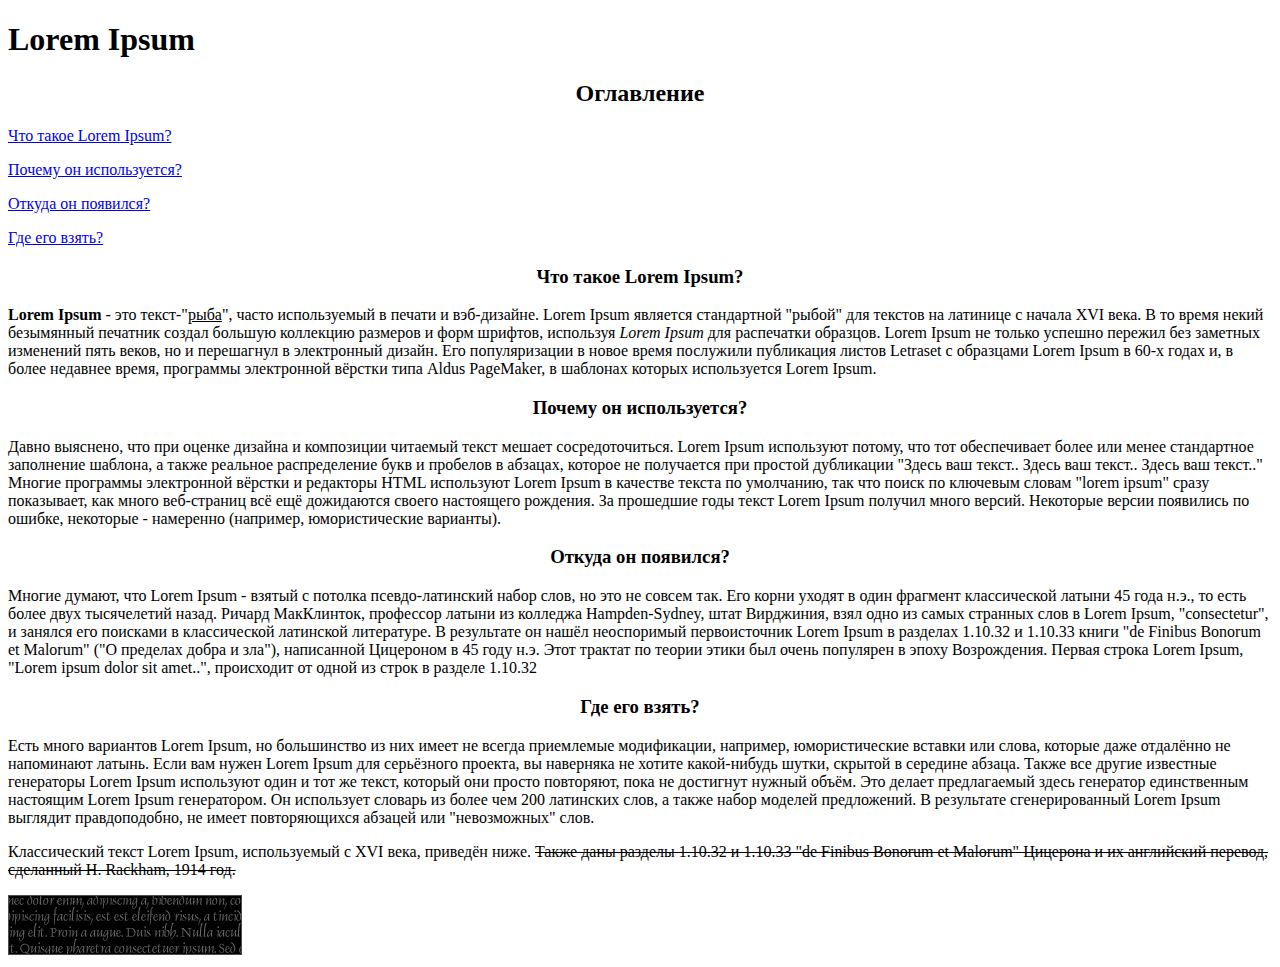
<file: Lesson_4/index.html>
<!DOCTYPE html>
<html lang="ru">
<head>
    <meta charset="UTF-8">
    <meta name="viewport" content="width=device-width, initial-scale=1.0">
    <title>Lorem Ipsum</title>
    <meta charset="utf-8">
    <link rel="stylesheet" href="css/style.css"> 
</head>
<body>
<h1>Lorem Ipsum</h1>
<h2>Оглавление</h2>
<p><a href="#header3-1">Что такое Lorem Ipsum?</a></p>
<p><a href="#header3-2">Почему он используется?</a></p>
<p><a href="#header3-3">Откуда он появился?</a></p>
<p><a href="#header3-4">Где его взять?</a></p>
    <h3 id="header3-1">Что такое Lorem Ipsum?</h3>
    <p><strong>Lorem Ipsum</strong> - это текст-"<u>рыба</u>", часто используемый в печати и вэб-дизайне. Lorem Ipsum является стандартной "рыбой" для
    текстов на латинице с начала XVI века. В то время некий безымянный печатник создал большую коллекцию размеров и форм
    шрифтов, используя <em>Lorem Ipsum</em> для распечатки образцов. Lorem Ipsum не только успешно пережил без заметных
    изменений пять веков, но и перешагнул в электронный дизайн. Его популяризации в новое время послужили публикация листов Letraset с
    образцами Lorem Ipsum в 60-х годах и, в более недавнее время, программы электронной вёрстки типа Aldus PageMaker, в
    шаблонах которых используется Lorem Ipsum.</p>
    <h3 id="header3-2">Почему он используется?</h3>
    <p>Давно выяснено, что при оценке дизайна и композиции читаемый текст мешает сосредоточиться. Lorem Ipsum используют
    потому, что тот обеспечивает более или менее стандартное заполнение шаблона, а также реальное распределение букв и
    пробелов в абзацах, которое не получается при простой дубликации "Здесь ваш текст.. Здесь ваш текст.. Здесь ваш текст.."
    Многие программы электронной вёрстки и редакторы HTML используют Lorem Ipsum в качестве текста по умолчанию, так что
    поиск по ключевым словам "lorem ipsum" сразу показывает, как много веб-страниц всё ещё дожидаются своего настоящего
    рождения. За прошедшие годы текст Lorem Ipsum получил много версий. Некоторые версии появились по ошибке, некоторые -
    намеренно (например, юмористические варианты).</p>
    <h3 id="header3-3">Откуда он появился?</h3>
    <p>Многие думают, что Lorem Ipsum - взятый с потолка псевдо-латинский набор слов, но это не совсем так. Его корни уходят в
    один фрагмент классической латыни 45 года н.э., то есть более двух тысячелетий назад. Ричард МакКлинток, профессор
    латыни из колледжа Hampden-Sydney, штат Вирджиния, взял одно из самых странных слов в Lorem Ipsum, "consectetur", и
    занялся его поисками в классической латинской литературе. В результате он нашёл неоспоримый первоисточник Lorem Ipsum в
    разделах 1.10.32 и 1.10.33 книги "de Finibus Bonorum et Malorum" ("О пределах добра и зла"), написанной Цицероном в 45
    году н.э. Этот трактат по теории этики был очень популярен в эпоху Возрождения. Первая строка Lorem Ipsum, "Lorem ipsum
    dolor sit amet..", происходит от одной из строк в разделе 1.10.32</p>
    <h3 id="header3-4">Где его взять?</h3>
    <p>Есть много вариантов Lorem Ipsum, но большинство из них имеет не всегда приемлемые модификации, например, юмористические
    вставки или слова, которые даже отдалённо не напоминают латынь. Если вам нужен Lorem Ipsum для серьёзного проекта, вы
    наверняка не хотите какой-нибудь шутки, скрытой в середине абзаца. Также все другие известные генераторы Lorem Ipsum
    используют один и тот же текст, который они просто повторяют, пока не достигнут нужный объём. Это делает предлагаемый
    здесь генератор единственным настоящим Lorem Ipsum генератором. Он использует словарь из более чем 200 латинских слов, а
    также набор моделей предложений. В результате сгенерированный Lorem Ipsum выглядит правдоподобно, не имеет повторяющихся
    абзацей или "невозможных" слов.</p>
    <p>Классический текст Lorem Ipsum, используемый с XVI века, приведён ниже. <s>Также даны разделы 1.10.32 и 1.10.33 "de Finibus
    Bonorum et Malorum" Цицерона и их английский перевод, сделанный H. Rackham, 1914 год.</s></p>
    <img src="img/Lorem_Ipsum_1.gif">
</body>
</html>
</file>
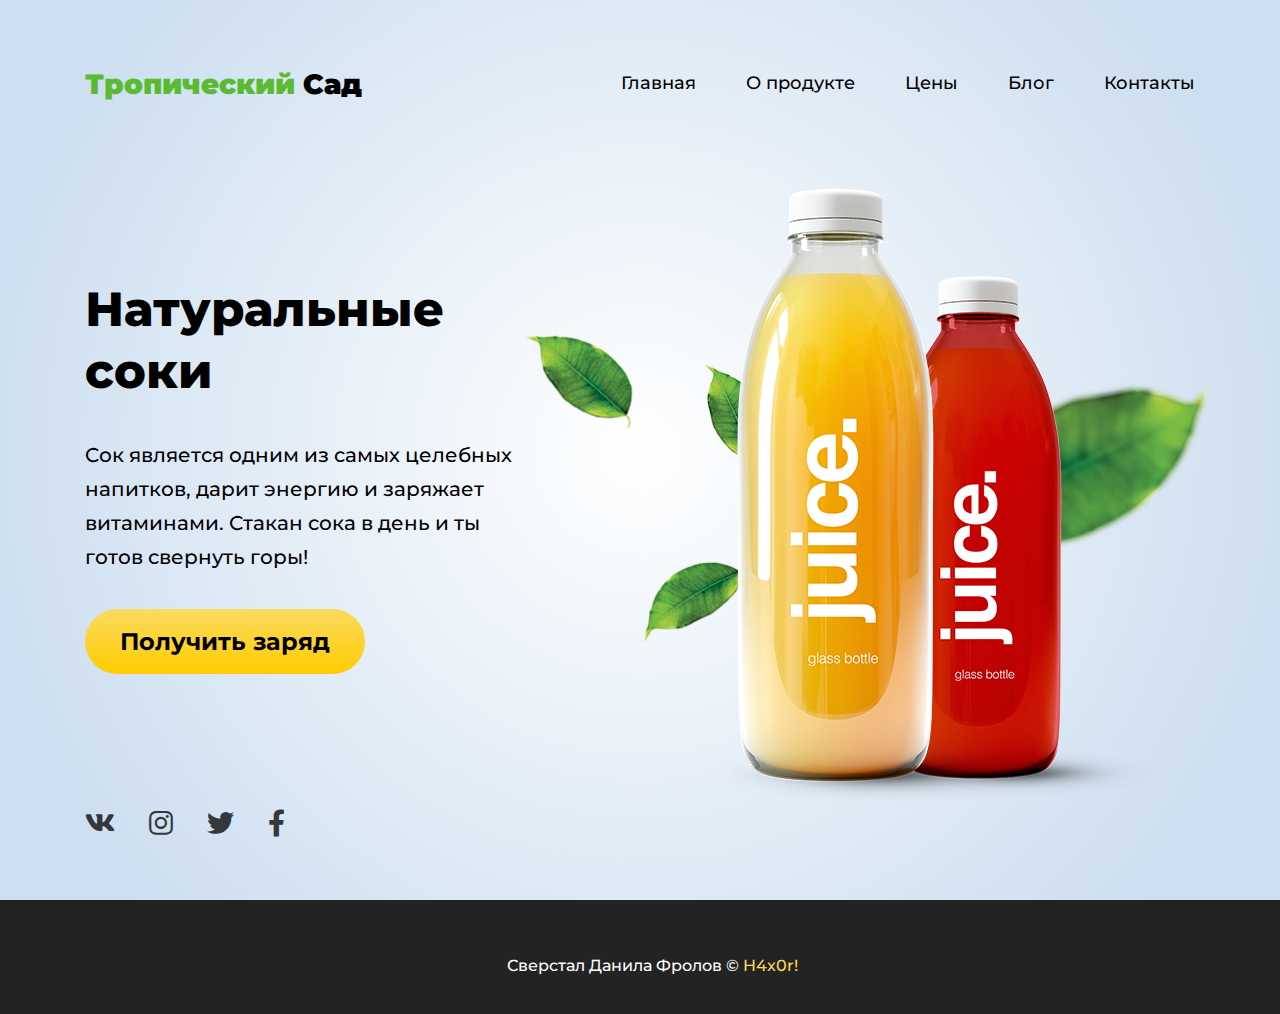
<file: Тропический Сад/index.html>
<!DOCTYPE html>
<html lang="en">
    <head>
        <meta charset="UTF-8">
        <meta name="viewport" content="width=device-width, initial-scale=1.0">
        <meta http-equiv="X-UA-Compatible" content="ie=edge">
        <meta name="Description" content="Enter your description here"/>
        <link rel="stylesheet" href="https://cdnjs.cloudflare.com/ajax/libs/twitter-bootstrap/4.5.0/css/bootstrap.min.css">
        <link rel="stylesheet" href="https://cdnjs.cloudflare.com/ajax/libs/font-awesome/5.13.1/css/all.min.css">
        <link rel="stylesheet" href="css/style.css">
        <link href="https://fonts.googleapis.com/css2?family=Montserrat:ital,wght@0,700;0,800;0,900;1,500&display=swap" rel="stylesheet">
        <title>Тропический Сад</title>
    </head>
    <body>
        <header class="header">

            <div class="container">

                <nav class="nav-wrapper">
                    <div class="logo"><span>Тропический</span> Сад</div>

                    <ul class="nav">
                        
                        <li class="nav__item">
                            <a class="nav__link" href="#">Главная</a>
                        </li>
                        
                        <li class="nav__item">
                            <a class="nav__link" href="#">О продукте</a>
                        </li>
                        
                        <li class="nav__item">
                            <a class="nav__link" href="#">Цены</a>
                        </li>
                        
                        <li class="nav__item">
                            <a class="nav__link" href="#">Блог</a>
                        </li>
                        
                        <li class="nav__item">
                            <a class="nav__link" href="#">Контакты</a>
                        </li>

                    </ul>
                </nav>

                <div class="header-content">
                    
                    <div class="header-desc">
                        <h1 class="header__title">Натуральные соки</h1>

                        <div class="header__text">
                            <p>Cок является одним из самых целебных напитков, дарит энергию и заряжает витаминами.
                                Стакан сока
                                в день и ты готов свернуть горы!</p>
                        </div>

                        <a href="#" class="header__btn">Получить заряд</a>
                    </div>

                    <div class="header-photo">
                        <img src="img/product.png" alt="Photo">
                    </div>

                </div>

                <div class="header-social">

                    <a class="header__social-item" href="#"><i class="fab fa-vk"></i></a>
                    <a class="header__social-item" href="#"><i class="fab fa-instagram"></i></a>
                    <a class="header__social-item" href="#"><i class="fab fa-twitter"></i></a>
                    <a class="header__social-item" href="#"><i class="fab fa-facebook-f"></i></a>

                </div>
            
            </div>

        </header>

        <footer class="footer">
        
            <p class="footer-text">Сверстал Данила Фролов &#169; <a href="https://github.com/H4x0r7" target="_blank">H4x0r!</a></p>
        </footer>

        <script src="https://cdnjs.cloudflare.com/ajax/libs/jquery/3.5.1/jquery.slim.min.js"></script>
        <script src="https://cdnjs.cloudflare.com/ajax/libs/popper.js/1.16.1/umd/popper.min.js"></script>
        <script src="https://cdnjs.cloudflare.com/ajax/libs/twitter-bootstrap/4.5.0/js/bootstrap.min.js"></script>
    </body>
</html>
</file>
<file: css/style.css>
.header {
    font-size: 20px;
    line-height: 1.5;
    margin: 60px auto;
}

.section {
    padding: 30px 0;
}

.header span {
    display: block;   
}

.form-header, .section-header {
    margin-bottom: 20px;
    font-size: 20px;
    font-weight: 900;
}

.form {
    border: 5px solid #593ec7;
    padding: 30px 20px;
}

.form-btn {
    margin: 12px auto;
    background-color: #593ec7;
}

.form input {
    margin-bottom: 12px;
}

.feature {
    margin: 60px auto;
}

.feature p {
    margin-top: 20px;
}

.video {
    margin-bottom: 30px;
}

.feature-box {
    height: 160px;
}
</file>
<file: Lesson 18/css/style.css>
/* Fonts Family */
@font-face {
  font-family: 'ProximaNova_bold';
  src: url('../fonts/ProximaNova-Regular.eot');
  src: url('../fonts/ProximaNova-Regular.eot?#iefix') format('embedded-opentype'), url('../fonts/ProximaNova-Regular.woff2') format('woff2'), url('../fonts/ProximaNova-Regular.woff') format('woff'), url('../fonts/ProximaNova-Regular.ttf') format('truetype'), url('../fonts/ProximaNova-Regular.svg#ProximaNova-Regular') format('svg');
  font-weight: normal;
  font-style: normal;
  font-display: swap;
}
@font-face {
  font-family: 'ProximaNova_reg';
  src: url('../fonts/ProximaNova-Bold.eot');
  src: url('../fonts/ProximaNova-Bold.eot?#iefix') format('embedded-opentype'), url('../fonts/ProximaNova-Bold.woff2') format('woff2'), url('../fonts/ProximaNova-Bold.woff') format('woff'), url('../fonts/ProximaNova-Bold.ttf') format('truetype'), url('../fonts/ProximaNova-Bold.svg#ProximaNova-Bold') format('svg');
  font-weight: bold;
  font-style: normal;
  font-display: swap;
}
.bold {
  font-family: 'ProximaNova_bold', sans-serif;
}
/* Colors */
/* Basic Settings */
html {
  font-size: 10px;
}
body {
  font-family: 'ProximaNova_reg', sans-serif;
}
a:hover {
  text-decoration: none !important;
}
button:focus,
input:focus,
a:focus {
  outline: none;
}
.button {
  background-color: #fcb303 !important;
  color: #ffffff;
  font-size: 1.2rem;
  border: none;
  padding: 1rem 3rem;
  border-radius: 8px;
  text-transform: uppercase;
  transition: all 0.2s;
}
.button:hover {
  cursor: pointer;
  background-color: #e3a103 !important;
}
/* Typography */
section {
  padding: 10rem 0;
}
/* Main */
.main {
  padding: 3rem 0 5rem;
  background: #ffffff url(../img/main-bg.jpg) center center no-repeat;
  background-size: cover;
  /* Подзаголовок */
  /* Зелёный ярлык */
  /* Оплата по факту */
  /* Главная форма */
}
.main-content {
  margin-top: 10rem;
  /* Главный заголовок */
}
.main-content h1 {
  margin-top: 0;
  margin-bottom: 4rem;
  font-weight: 900;
  font-family: 'ProximaNova_bold', sans-serif;
  font-size: 4rem;
  line-height: 1.45;
  text-transform: uppercase;
}
.main-subtitle {
  margin-bottom: 4rem;
  font-size: 2.4rem;
}
.main span {
  display: inline-block;
  padding: 3rem 5rem;
  font-size: 1.8rem;
  color: #ffffff;
  background-color: #46b814;
  text-align: center;
  /* Цифра 300 рублей */
}
.main span strong {
  font-size: 3rem;
  font-family: 'ProximaNova_bold', sans-serif;
}
.main-trigger {
  display: block;
  margin-top: 3rem;
  font-size: 2.2rem;
  text-transform: uppercase;
  font-family: 'ProximaNova_bold', sans-serif;
}
.main-form {
  display: block;
  background-color: #ffffff;
  padding: 4rem 5rem;
  text-align: center;
  /* Заголовок формы */
  /* Поле для ввода */
  /* Подписи к полям */
  /* Кнопка отправить заявку */
  /* Подпись под кнопкой */
}
.main-form-header {
  margin-bottom: 4rem;
  font-size: 1.8rem;
  text-align: center;
  font-weight: 400;
}
.main-form-header strong {
  font-size: 1.9rem;
}
.main-form-input {
  display: block;
  margin: 2rem 0;
  width: 100%;
  border: 1px solid #dddddd;
  padding: 1.5rem;
}
.main-form label {
  position: absolute;
  display: inline-block;
  left: 50%;
  transform: translateX(-50%) translateY(-50%);
  padding: 0.5rem;
  font-size: 1.3rem;
  background-color: #ffffff;
}
.main-form-btn {
  display: block;
  height: 5.5rem;
  width: 100%;
  font-size: 1.6rem;
}
.main-form small {
  display: block;
  margin-top: 1.5rem;
}
.header {
  height: 7rem;
}
.wrap {
  display: table;
  width: 100%;
  height: 7rem;
}
.wrap-block {
  display: table-cell;
  vertical-align: middle;
  text-align: right;
}
.phoneblock {
  text-align: right;
}
.phone-link {
  display: inline-block;
  font-family: 'ProximaNova_bold', sans-serif;
  font-weight: 900;
  font-size: 2rem;
  margin-left: -7px;
  height: 7rem;
  line-height: 7rem;
  color: #1a1820;
}
@media (max-width: 991px) {
  .main {
    background-position: top right;
  }
  .phone-block {
    text-align: center;
  }
  .main-content {
    margin-top: 3rem;
  }
  .main-title {
    text-align: center;
    padding-bottom: 3rem;
  }
}
@media (max-width: 767px) {
  .main {
    background-position: top left;
  }
  .header {
    text-align: center;
  }
  .wrap-block {
    text-align: center;
  }
  h1 {
    padding-top: 120px;
  }
}
</file>
<file: Lesson 19/css/style.css>
/*Обнуление*/
*,*:before,*:after{
	padding: 0;
	margin: 0;
	border: 0;
	box-sizing: border-box;
}
/*Стили для демонстрации*/
html,body{
	height: 100%;
	background-color: #333;
	font-family: Arial, "Helvetica Neue", Helvetica, sans-serif;
	color: #fff;
	font-size: 25px;
}
.wrapper{
	height: 100%;
	padding: 50px;
	justify-content:center;
	align-items: center;
}

@media (max-width:767px){
	.wrapper{padding: 50px 10px;}
}

/* Основные стили */

/* Слайдер */
.slick-slider{
	min-width: 0;
}
/* Ограничивающая оболочка */
.slick-list {
	overflow: hidden;
}
/* Лента слайдов */
.slick-track{
	display: flex;
	align-items: flex-start;
}

/* Слайд */
.slick-slide{}
/* Слайд активный */
.slick-slide.slick-active{}
/* Слайд основной */
.slick-slide.slick-current{}
/* Слайд по центру */
.slick-slide.slick-center{}

/* Стрелка */
.slick-arrow{}
/* Стрелка влево */
.slick-arrow.slick-prev{}
/* Стрелка вправо */
.slick-arrow.slick-next{}
/* Стрелка не активная */
.slick-arrow.slick-disabled{}

/* Точки */
.slick-dots{}
.slick-dots li{}
.slick-dots button{}

/* Конкретный слайдер */
.slider {
	position: relative;
	padding: 0px 60px;
	margin-top: 2%;
}

@media (max-width:767px){
	.slider {
		padding: 0px 40px;
	}
}

.slider .slick-arrow{
	position: absolute;
	top: 50%;
	margin: -30px 0px 0px 0px;
	z-index: 10;
	font-size: 0;
	width: 30px;
	height: 60px;
}
.slider .slick-arrow.slick-prev{
	left: 0;
	background: url('../img/sl-arrow_l.svg') 0 0 / 100% no-repeat;
}
.slider .slick-arrow.slick-next{
	right: 0;
	background: url('../img/sl-arrow_r.svg') 0 0 / 100% no-repeat;
}
.slider .slick-arrow.slick-disabled{
	opacity: 0.2;
}

.slider .slick-dots{
	display: flex;
	align-items: center;
	justify-content: center;
}
.slider .slick-dots li{
	list-style: none;
	margin: 0px 10px;
}
.slider .slick-dots button{
	font-size: 0;
	width: 10px;
	height: 10px;
	background-color: #fff;
	border-radius: 50%;
}

.slider .slick-dots li.slick-active button{
	background-color: transparent;
	border: 1px solid #fff;
}

.slider__item {
	padding: 0px 15px;
	text-align: center;
}
.slider__item img{
	max-width: 100%;
}
.slider__item.slick-center{
	
}

/* Большой слайдер */
.sliderbig__item {
	text-align: center;
}

.sliderbig {
	margin-top: -1%;
}
</file>
<file: Lesson 20/css/style.css>
/* Fonts Family */
@font-face {
  font-family: 'ProximaNova_bold';
  src: url('../fonts/ProximaNova-Regular.eot');
  src: url('../fonts/ProximaNova-Regular.eot?#iefix') format('embedded-opentype'), url('../fonts/ProximaNova-Regular.woff2') format('woff2'), url('../fonts/ProximaNova-Regular.woff') format('woff'), url('../fonts/ProximaNova-Regular.ttf') format('truetype'), url('../fonts/ProximaNova-Regular.svg#ProximaNova-Regular') format('svg');
  font-weight: normal;
  font-style: normal;
  font-display: swap;
}
@font-face {
  font-family: 'ProximaNova_reg';
  src: url('../fonts/ProximaNova-Bold.eot');
  src: url('../fonts/ProximaNova-Bold.eot?#iefix') format('embedded-opentype'), url('../fonts/ProximaNova-Bold.woff2') format('woff2'), url('../fonts/ProximaNova-Bold.woff') format('woff'), url('../fonts/ProximaNova-Bold.ttf') format('truetype'), url('../fonts/ProximaNova-Bold.svg#ProximaNova-Bold') format('svg');
  font-weight: bold;
  font-style: normal;
  font-display: swap;
}
.bold {
  font-family: 'ProximaNova_bold', sans-serif;
}
/* Colors */
/* Basic Settings */
html {
  font-size: 10px;
}
body {
  font-family: 'ProximaNova_reg', sans-serif;
}
a:hover {
  text-decoration: none !important;
}
button:focus,
input:focus,
a:focus {
  outline: none;
}
.button {
  background-color: #fcb303 !important;
  color: #ffffff;
  font-size: 1.2rem;
  border: none;
  padding: 1rem 3rem;
  border-radius: 8px;
  text-transform: uppercase;
  transition: all 0.2s;
}
.button:hover {
  cursor: pointer;
  background-color: #e3a103 !important;
}
/* Typography */
section {
  padding: 10rem 0;
}
.section-header {
  margin: 2rem 0 10rem;
  font-family: 'ProximaNova_bold', sans-serif;
  font-size: 3.6rem;
  text-align: center;
}
/* Main */
.main {
  padding: 3rem 0 5rem;
  background: #ffffff url(../img/main-bg.jpg) center center no-repeat;
  background-size: cover;
  /* Подзаголовок */
  /* Зелёный ярлык */
  /* Оплата по факту */
  /* Главная форма */
}
.main-content {
  margin-top: 10rem;
  /* Главный заголовок */
}
.main-content h1 {
  margin-top: 0;
  margin-bottom: 4rem;
  font-weight: 900;
  font-family: 'ProximaNova_bold', sans-serif;
  font-size: 4rem;
  line-height: 1.45;
  text-transform: uppercase;
}
.main-subtitle {
  margin-bottom: 4rem;
  font-size: 2.4rem;
}
.main span {
  display: inline-block;
  padding: 3rem 5rem;
  font-size: 1.8rem;
  color: #ffffff;
  background-color: #46b814;
  text-align: center;
  /* Цифра 300 рублей */
}
.main span strong {
  font-size: 3rem;
  font-family: 'ProximaNova_bold', sans-serif;
}
.main-trigger {
  display: block;
  margin-top: 3rem;
  font-size: 2.2rem;
  text-transform: uppercase;
  font-family: 'ProximaNova_bold', sans-serif;
}
.main-form {
  display: block;
  background-color: #ffffff;
  padding: 4rem 5rem;
  text-align: center;
  /* Заголовок формы */
  /* Поле для ввода */
  /* Подписи к полям */
  /* Кнопка отправить заявку */
  /* Подпись под кнопкой */
}
.main-form-header {
  margin-bottom: 4rem;
  font-size: 1.8rem;
  text-align: center;
  font-weight: 400;
}
.main-form-header strong {
  font-size: 1.9rem;
}
.main-form-input {
  display: block;
  margin: 2rem 0;
  width: 100%;
  border: 1px solid #dddddd;
  padding: 1.5rem;
}
.main-form label {
  position: absolute;
  display: inline-block;
  left: 50%;
  transform: translateX(-50%) translateY(-50%);
  padding: 0.5rem;
  font-size: 1.3rem;
  background-color: #ffffff;
}
.main-form-btn {
  display: block;
  height: 5.5rem;
  width: 100%;
  font-size: 1.6rem;
}
.main-form small {
  display: block;
  margin-top: 1.5rem;
}
.header {
  height: 7rem;
}
.wrap {
  display: table;
  width: 100%;
  height: 7rem;
}
.wrap-block {
  display: table-cell;
  vertical-align: middle;
  text-align: right;
}
.phoneblock {
  text-align: right;
}
.phone-link {
  display: inline-block;
  font-family: 'ProximaNova_bold', sans-serif;
  font-weight: 900;
  font-size: 2rem;
  margin-left: -7px;
  height: 7rem;
  line-height: 7rem;
  color: #1a1820;
}
/* Оформление секции с преимуществами */
.features-block {
  text-align: center;
}
.features-block h3 {
  font-family: 'ProximaNova_bold', sans-serif;
  font-size: 2rem;
  margin-bottom: 3rem;
}
.features-block p {
  display: inline-block;
  width: 80%;
  font-size: 1.4rem;
}
.features-img {
  height: 8rem;
  margin-bottom: 3rem;
}
.features-img img {
  display: inline-block;
  margin: 0 auto;
}
.slick-active {
  outline: none;
}
.arrow {
  top: 50%;
  transform: translateY(-50%);
  position: absolute;
  z-index: 99;
  width: 2rem;
  height: 2rem;
  border: none;
}
.prev {
  left: 0;
  background: url(../img/left-arrow.svg) center no-repeat;
  background-size: 70%;
}
.next {
  right: 0;
  background: url(../img/right-arrow.svg) center no-repeat;
  background-size: 70%;
}
@media (max-width: 991px) {
  .main {
    background-position: top right;
  }
  .phone-block {
    text-align: center;
  }
  .main-content {
    margin-top: 3rem;
  }
  .main-title {
    text-align: center;
    padding-bottom: 3rem;
  }
}
@media (max-width: 767px) {
  .main {
    background-position: top left;
  }
  .header {
    text-align: center;
  }
  .wrap-block {
    text-align: center;
  }
  h1 {
    padding-top: 120px;
  }
}
</file>
<file: Lesson 21/css/style.css>
.container {
    text-align: center;
    margin-top: 20%;
}
</file>
<file: Lesson 22/css/style.css>
/* Fonts Family */
@font-face {
  font-family: 'ProximaNova_bold';
  src: url('../fonts/ProximaNova-Regular.eot');
  src: url('../fonts/ProximaNova-Regular.eot?#iefix') format('embedded-opentype'), url('../fonts/ProximaNova-Regular.woff2') format('woff2'), url('../fonts/ProximaNova-Regular.woff') format('woff'), url('../fonts/ProximaNova-Regular.ttf') format('truetype'), url('../fonts/ProximaNova-Regular.svg#ProximaNova-Regular') format('svg');
  font-weight: normal;
  font-style: normal;
  font-display: swap;
}
@font-face {
  font-family: 'ProximaNova_reg';
  src: url('../fonts/ProximaNova-Bold.eot');
  src: url('../fonts/ProximaNova-Bold.eot?#iefix') format('embedded-opentype'), url('../fonts/ProximaNova-Bold.woff2') format('woff2'), url('../fonts/ProximaNova-Bold.woff') format('woff'), url('../fonts/ProximaNova-Bold.ttf') format('truetype'), url('../fonts/ProximaNova-Bold.svg#ProximaNova-Bold') format('svg');
  font-weight: bold;
  font-style: normal;
  font-display: swap;
}
.bold {
  font-family: 'ProximaNova_bold', sans-serif;
}
/* Colors */
/* Basic Settings */
html {
  font-size: 10px;
}
body {
  font-family: 'ProximaNova_reg', sans-serif;
}
a:hover {
  text-decoration: none !important;
}
button:focus,
input:focus,
a:focus {
  outline: none;
}
.button {
  background-color: #fcb303 !important;
  color: #ffffff;
  font-size: 1.2rem;
  border: none;
  padding: 1rem 3rem;
  border-radius: 8px;
  text-transform: uppercase;
  transition: all 0.2s;
}
.button:hover {
  cursor: pointer;
  background-color: #e3a103 !important;
}
/* Typography */
section {
  padding: 10rem 0;
}
.section-header {
  margin: 2rem 0 10rem;
  font-family: 'ProximaNova_bold', sans-serif;
  font-size: 3.6rem;
  text-align: center;
}
/* Main */
.main {
  padding: 3rem 0 5rem;
  background: #ffffff url(../img/main-bg.jpg) center center no-repeat;
  background-size: cover;
  /* Подзаголовок */
  /* Зелёный ярлык */
  /* Оплата по факту */
  /* Главная форма */
}
.main-content {
  margin-top: 10rem;
  /* Главный заголовок */
}
.main-content h1 {
  margin-top: 0;
  margin-bottom: 4rem;
  font-weight: 900;
  font-family: 'ProximaNova_bold', sans-serif;
  font-size: 4rem;
  line-height: 1.45;
  text-transform: uppercase;
}
.main-subtitle {
  margin-bottom: 4rem;
  font-size: 2.4rem;
}
.main span {
  display: inline-block;
  padding: 3rem 5rem;
  font-size: 1.8rem;
  color: #ffffff;
  background-color: #46b814;
  text-align: center;
  /* Цифра 300 рублей */
}
.main span strong {
  font-size: 3rem;
  font-family: 'ProximaNova_bold', sans-serif;
}
.main-trigger {
  display: block;
  margin-top: 3rem;
  font-size: 2.2rem;
  text-transform: uppercase;
  font-family: 'ProximaNova_bold', sans-serif;
}
.main-form {
  display: block;
  background-color: #ffffff;
  padding: 4rem 5rem;
  text-align: center;
  /* Заголовок формы */
  /* Поле для ввода */
  /* Подписи к полям */
  /* Кнопка отправить заявку */
  /* Подпись под кнопкой */
}
.main-form-header {
  margin-bottom: 4rem;
  font-size: 1.8rem;
  text-align: center;
  font-weight: 400;
}
.main-form-header strong {
  font-size: 1.9rem;
}
.main-form-input {
  display: block;
  margin: 2rem 0;
  width: 100%;
  border: 1px solid #dddddd;
  padding: 1.5rem;
  border-radius: 5px;
}
.main-form label {
  position: absolute;
  display: inline-block;
  left: 50%;
  transform: translateX(-50%) translateY(-50%);
  padding: 0.5rem;
  font-size: 1.3rem;
  background-color: #ffffff;
}
.main-form-btn {
  display: block;
  height: 5.5rem;
  width: 100%;
  font-size: 1.6rem;
}
.main-form small {
  display: block;
  margin-top: 1.5rem;
}
.header {
  height: 7rem;
}
.wrap {
  display: table;
  width: 100%;
  height: 7rem;
}
.wrap-block {
  display: table-cell;
  vertical-align: middle;
  text-align: right;
}
.phoneblock {
  text-align: right;
}
.phone-link {
  display: inline-block;
  font-family: 'ProximaNova_bold', sans-serif;
  font-weight: 900;
  font-size: 2rem;
  margin-left: -7px;
  height: 7rem;
  line-height: 7rem;
  color: #1a1820;
}
/* Оформление секции с преимуществами */
.features-block {
  text-align: center;
}
.features-block h3 {
  font-family: 'ProximaNova_bold', sans-serif;
  font-size: 2rem;
  margin-bottom: 3rem;
}
.features-block p {
  display: inline-block;
  width: 80%;
  font-size: 1.4rem;
}
.features-img {
  height: 8rem;
  margin-bottom: 3rem;
}
.features-img img {
  display: inline-block;
  margin: 0 auto;
}
.slick-active {
  outline: none;
}
.arrow {
  top: 50%;
  transform: translateY(-50%);
  position: absolute;
  z-index: 99;
  width: 2rem;
  height: 2rem;
  border: none;
}
.prev {
  left: 0;
  background: url(../img/left-arrow.svg) center no-repeat;
  background-size: 70%;
}
.next {
  right: 0;
  background: url(../img/right-arrow.svg) center no-repeat;
  background-size: 70%;
}
/* Оформление модальных окон */
.popup {
  position: fixed;
  left: 0;
  top: 0;
  bottom: 0;
  right: 0;
  width: 100%;
  height: 100%;
  z-index: 9;
  background-color: rgba(0, 0, 0, 0.5);
}
.popup-form {
  margin-top: 3rem;
  padding: 0;
}
.popup-close {
  position: absolute;
  top: -2rem;
  right: -2rem;
  width: 2rem;
  text-align: center;
  border: none;
  background-color: transparent;
  font-size: 3rem;
  color: #ffffff;
}
.popup-content {
  position: fixed;
  text-align: center;
  left: 50%;
  top: 10%;
  transform: translateX(-50%);
  padding: 4rem 6rem;
  background-color: #ffffff;
}
@media (max-width: 991px) {
  .main {
    background-position: top right;
  }
  .phone-block {
    text-align: center;
  }
  .main-content {
    margin-top: 3rem;
  }
  .main-title {
    text-align: center;
    padding-bottom: 3rem;
  }
}
@media (max-width: 767px) {
  .main {
    background-position: top left;
  }
  .header {
    text-align: center;
  }
  .wrap-block {
    text-align: center;
  }
  h1 {
    padding-top: 120px;
  }
}
</file>
<file: Lesson_14/css/style.css>
/* Colors */
/* Basic Settings */
html {
  font-size: 10px;
}
.button {
  background-color: #fcb303 !important;
  color: #ffffff;
  border: none;
  padding: 1rem 3rem;
  border-radius: 8px;
  text-transform: uppercase;
}
/* Typography */
section {
  padding: 10rem 0;
}
/* Main */
main {
  padding: 3rem 0;
}
.header {
  height: 7rem;
}
.wrap {
  display: table;
  width: 100%;
  height: 7rem;
}
.wrap-block {
  display: table-cell;
  vertical-align: middle;
}
.phone-link {
  display: inline-block;
  color: #1a1820;
  font-weight: 900;
  font-size: 2rem;
  margin-left: -7px;
  height: 7rem;
  line-height: 7rem;
}
</file>
<file: Lesson_15/css/style.css>
@font-face {
	font-family: 'Open Sans', sans-serif;
	src: url(../fonts/OpenSans-Regular.ttf) format("truetype");
	font-style: normal;
	font-weight: normal;
}

@font-face {
	font-family: 'Bebas', sans-serif;
	src: url(../fonts/BebasNeue-Regular.ttf) format("truetype");
	font-style: normal;
	font-weight: normal;
}

@font-face {
	font-family: 'Lato', sans-serif;
	src: url(../fonts/Lato-Regular.ttf) format("truetype");
	font-style: normal;
	font-weight: normal;
}

@font-face {
	font-family: 'Lobster', sans-serif;
	src: url(../fonts/Lobster-Regular.ttf) format("truetype");
	font-style: normal;
	font-weight: normal;
}
.text-box{
	padding-top: 2rem;
}
.result {
	margin-bottom: 0;
	margin-top: 3rem;
}
.fonts {
	font-size: 2rem;
	text-align: center;
	padding: 2rem;
}
small {
	font-size: 1.3rem;
}
p.resault {
	font-family: 'Bebas', sans-serif;
}
</file>
<file: Lesson_16/css/style.css>
/* Fonts Family */
@font-face {
  font-family: 'ProximaNova_bold';
  src: url('../fonts/ProximaNova-Regular.eot');
  src: url('../fonts/ProximaNova-Regular.eot?#iefix') format('embedded-opentype'), url('../fonts/ProximaNova-Regular.woff2') format('woff2'), url('../fonts/ProximaNova-Regular.woff') format('woff'), url('../fonts/ProximaNova-Regular.ttf') format('truetype'), url('../fonts/ProximaNova-Regular.svg#ProximaNova-Regular') format('svg');
  font-weight: normal;
  font-style: normal;
  font-display: swap;
}
@font-face {
  font-family: 'ProximaNova_reg';
  src: url('../fonts/ProximaNova-Bold.eot');
  src: url('../fonts/ProximaNova-Bold.eot?#iefix') format('embedded-opentype'), url('../fonts/ProximaNova-Bold.woff2') format('woff2'), url('../fonts/ProximaNova-Bold.woff') format('woff'), url('../fonts/ProximaNova-Bold.ttf') format('truetype'), url('../fonts/ProximaNova-Bold.svg#ProximaNova-Bold') format('svg');
  font-weight: bold;
  font-style: normal;
  font-display: swap;
}
.bold {
  font-family: 'ProximaNova_bold', sans-serif;
}
/* Colors */
/* Basic Settings */
html {
  font-size: 10px;
}
body {
  font-family: 'ProximaNova_reg', sans-serif;
}
.button {
  background-color: #fcb303 !important;
  color: #ffffff;
  font-size: 1.2rem;
  border: none;
  padding: 1rem 3rem;
  border-radius: 8px;
  text-transform: uppercase;
}
/* Typography */
section {
  padding: 10rem 0;
}
/* Main */
.main {
  padding: 3rem 0 5rem;
  background: #ffffff url(../img/main-bg.jpg) center center no-repeat;
  background-size: cover;
  /* Подзаголовок */
  /* Зелёный ярлык */
  /* Оплата по факту */
  /* Главная форма */
}
.main-content {
  margin-top: 10rem;
  /* Главный заголовок */
}
.main-content h1 {
  margin-bottom: 4rem;
  font-family: 'ProximaNova_bold', sans-serif;
  font-size: 4rem;
  line-height: 1.45;
  text-transform: uppercase;
}
.main-subtitle {
  margin-bottom: 4rem;
  font-size: 2.4rem;
}
.main span {
  display: inline-block;
  padding: 3rem 5rem;
  font-size: 1.8rem;
  color: #ffffff;
  background-color: #46b814;
  text-align: center;
  /* Цифра 300 рублей */
}
.main span strong {
  font-size: 3rem;
  font-family: 'ProximaNova_bold', sans-serif;
}
.main-trigger {
  display: block;
  margin-top: 3rem;
  font-size: 2.2rem;
  text-transform: uppercase;
  font-family: 'ProximaNova_bold', sans-serif;
}
.main-form {
  display: block;
  background-color: #ffffff;
  padding: 4rem 5rem;
  text-align: center;
  /* Заголовок формы */
  /* Поле для ввода */
  /* Подписи к полям */
  /* Кнопка отправить заявку */
  /* Подпись под кнопкой */
}
.main-form-header {
  margin-bottom: 4rem;
  font-size: 1.8rem;
  text-align: center;
  font-weight: 400;
}
.main-form-header strong {
  font-size: 1.9rem;
}
.main-form-input {
  display: block;
  margin: 2rem 0;
  width: 100%;
  border: 1px solid #dddddd;
  padding: 1.5rem;
}
.main-form label {
  position: absolute;
  display: inline-block;
  left: 50%;
  transform: translateX(-50%) translateY(-50%);
  padding: 0.5rem;
  font-size: 1.3rem;
  background-color: #ffffff;
}
.main-form-btn {
  display: block;
  height: 5.5rem;
  width: 100%;
  font-size: 1.6rem;
}
.main-form small {
  display: block;
  margin-top: 1.5rem;
}
.header {
  height: 7rem;
}
.wrap {
  display: table;
  width: 100%;
  height: 7rem;
}
.wrap-block {
  display: table-cell;
  vertical-align: middle;
  text-align: right;
}
.phoneblock {
  text-align: right;
}
.phone-link {
  display: inline-block;
  font-family: 'ProximaNova_bold', sans-serif;
  font-weight: 900;
  font-size: 2rem;
  margin-left: -7px;
  height: 7rem;
  line-height: 7rem;
  color: #1a1820;
}
</file>
<file: Lesson_17/css/style.css>
body {
	margin: 0;
	font-size: 14px;
	font-family: sans-serif;
}

h2 {
	font-weight: 100;
}

.container {
	max-width: 900px;
	margin: auto;
	padding: 15px;
}
.image {
	display: inline-block;
	vertical-align: top;
	width: 200px;
	height: 200px;
}
.image:hover {
	filter: brightness(50%);
}
.image-one {
	background: url(../img/1.jpg) center no-repeat;
	background-size: cover;
}
.image-two {
	background: url(../img/2.jpg) center no-repeat;
	background-size: cover;
}
.image-three {
	background: url(../img/3.jpg) center no-repeat;
	background-size: cover;
}
.image-four {
	background: url(../img/4.jpg) center no-repeat;
	background-size: cover;
}

.button:hover {
	border: 1px solid rgb(64, 199, 129);
	color: greenyellow;	
}

.button-one {
	border: none;
	font-weight: 700;
	font-size: 14px;
 color: white;
 padding: .8em 1em calc(.8em + 3px);
 border-radius: 3px;
 background: rgb(64,199,129);
 box-shadow: 0 -3px rgb(53,167,110) inset;
 transition: 0.2s;
}
.button-two {
	display: inline-block;
 color: white;
 padding: .5em 2em;
 border: none;
 border-width: 2px 0;
 border-style: solid none;
 border-color: #FDBE33 #000 #D77206;
 border-radius: 6px;
 background: linear-gradient(#F3AE0F, #E38916) #E38916;
 transition: 0.2s;
}
</file>
<file: Lesson_4/css/style.css>
h2{
    text-align: center;
}
#header3-1,
#header3-2,
#header3-3,
#header3-4{
    text-align: center;
}
</file>
<file: Тропический Сад/css/style.css>
* {
  box-sizing: border-box;
}
body {
  margin: 0;
  font-family: 'Montserrat', sans-serif;
  font-weight: 500;
  font-size: 16px;
  color: black;
}
.header {
  width: 100%;
  height: 900px;
  background-color: #ccdef0;
  background-image: radial-gradient(circle 675px at center, #ffffff 0%, #ccdef0 100%);
}
.container {
  width: 1170px;
  margin-left: auto;
  margin-right: auto;
}
.nav-wrapper {
  display: flex;
  flex-direction: row;
  justify-content: space-between;
  align-items: center;
  padding-top: 70px;
  margin-bottom: 90px;
}
.logo {
  color: #000000;
  font-size: 28px;
  font-weight: 900;
  line-height: 1;
}
.logo span {
  color: #5abb33;
}
.nav {
  margin: 0;
  padding: 0;
  list-style: none;
  display: flex;
  flex-direction: row;
}
.nav__item {
  margin-right: 50px;
}
.nav__item:last-child {
  margin-right: 0;
}
.nav__link {
  color: #000000;
  text-decoration: none;
  font-size: 18px;
  font-weight: 500;
  line-height: 1;
}
.nav__link:hover {
  text-decoration: underline;
}
.header-content {
  display: flex;
  flex-direction: row;
  justify-content: space-between;
}
.header-desc {
  width: 500px;
  padding-top: 90px;
}
.header__title {
  color: black;
  font-size: 48px;
  font-weight: 800;
  line-height: 1.3;
  margin: 0;
  margin-bottom: 35px;
}
.header__text {
  font-size: 20px;
  font-weight: 500;
  line-height: 1.7;
  margin-bottom: 35px;
}
.header__btn {
  display: inline-block;
  height: 65px;
  padding-left: 35px;
  padding-right: 35px;
  border-radius: 60px;
  background-color: #fadb60;
  background-image: linear-gradient(to top, #ffcc00, #fadb60 100%);
  color: black;
  font-size: 24px;
  font-weight: 700;
  text-decoration: none;
  line-height: 65px;
}
.header-photo {
  width: 670px;
}
.header__social-item {
  font-size: 27px;
  color: #34383c;
  text-decoration: none;
  margin-right: 30px;
}
.header__social-item:last-child {
  margin-right: 0;
}
.header__social-item:hover {
  opacity: 0.8;
}
.footer {
  height: 114px;
  width: 100%;
  background-color: #232323;
  color: #ffffff;
  display: flex;
  justify-content: center;
  font-weight: 500;
  line-height: 2;
}
.footer::before {
  content: "123";
  display: table;
  color: #232323;
}
.footer-text {
  margin-top: 50px;
}
.footer a {
  color: #fada5a;
  text-decoration: none;
}
.footer a:hover {
  text-decoration: underline;
}
</file>
